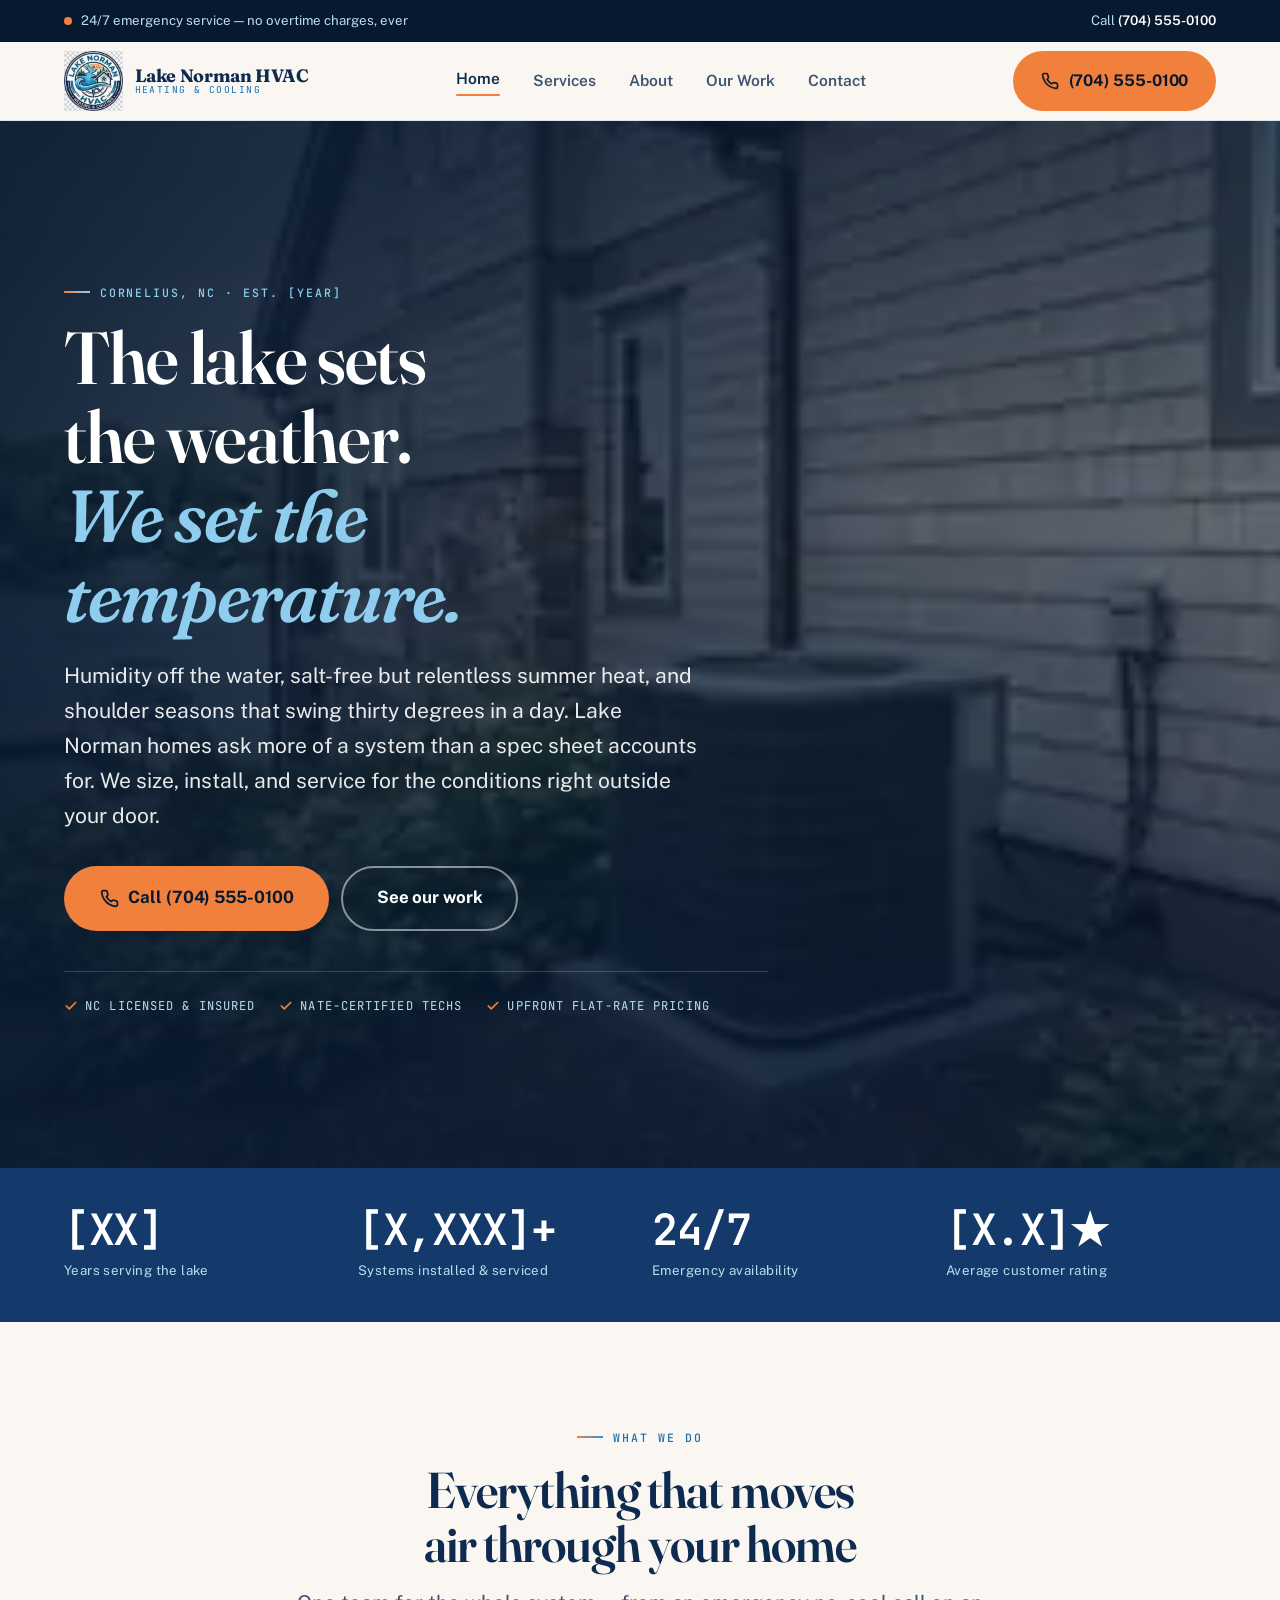
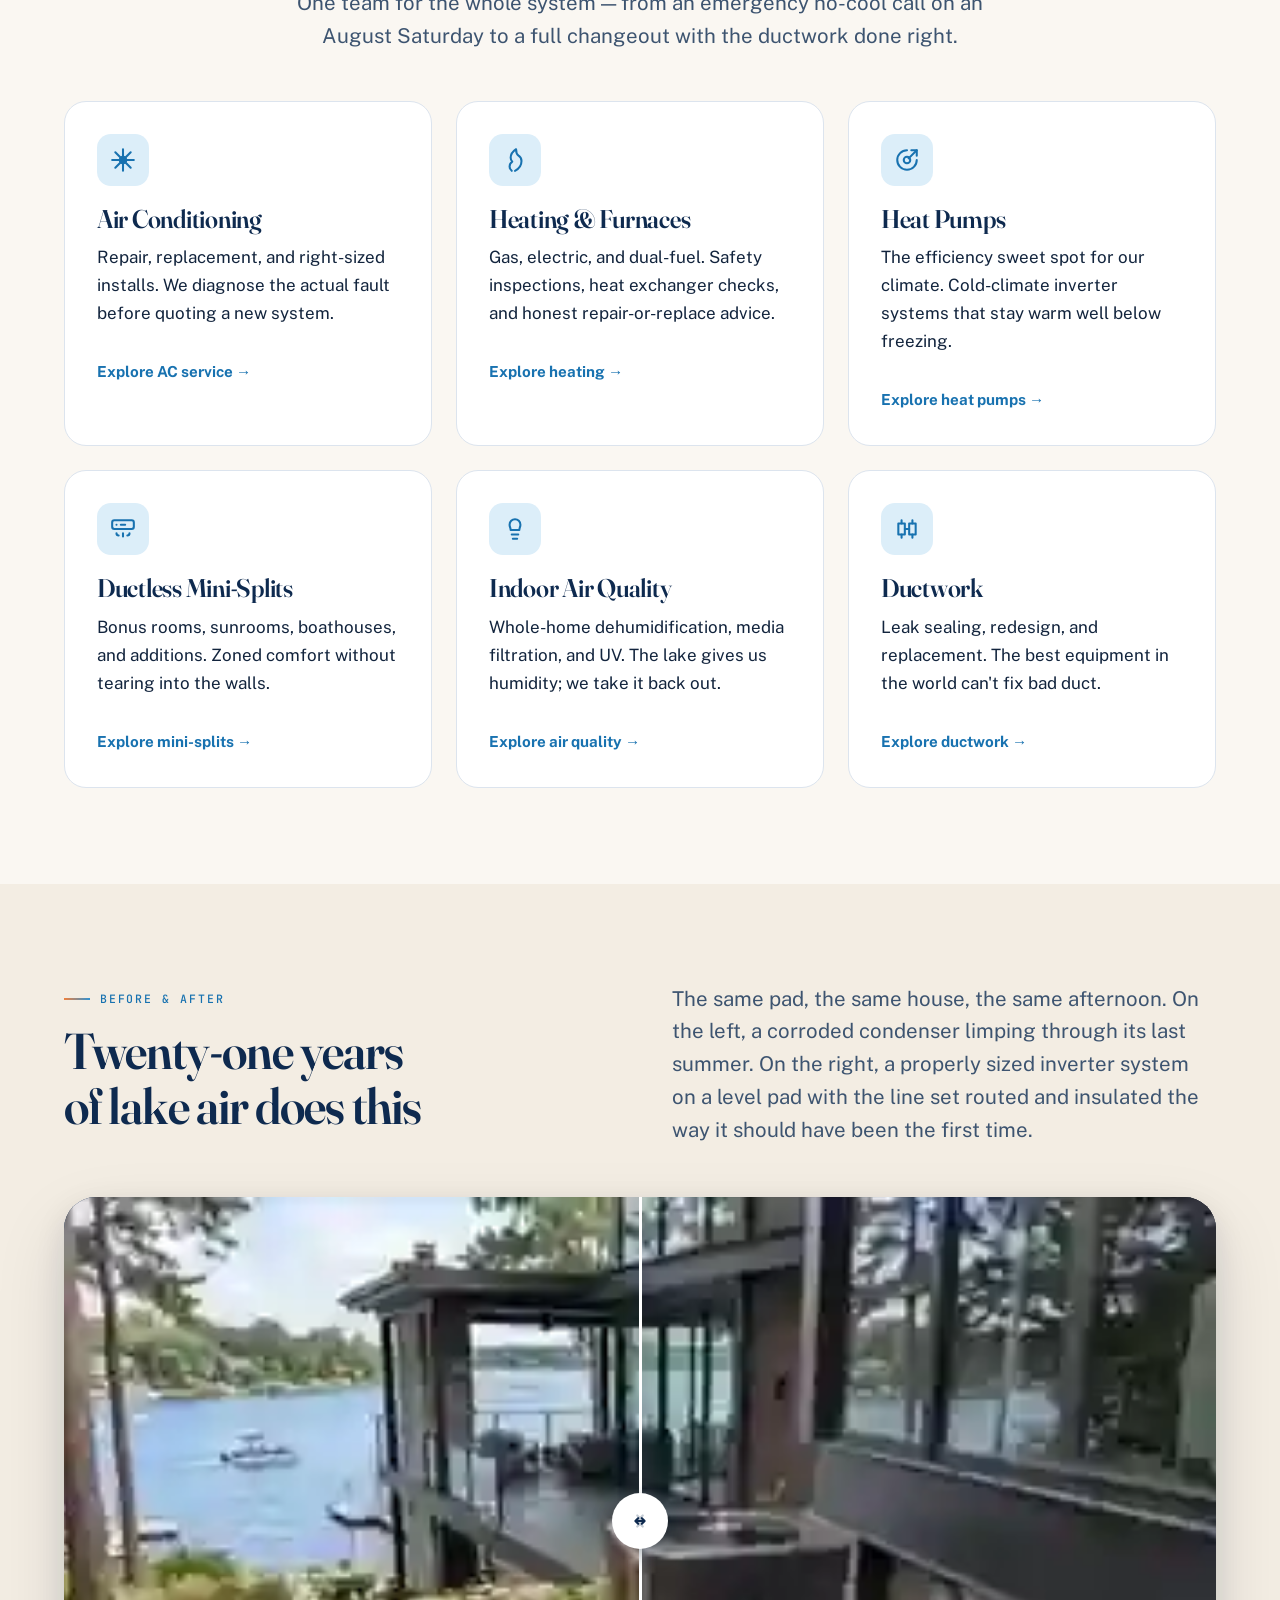
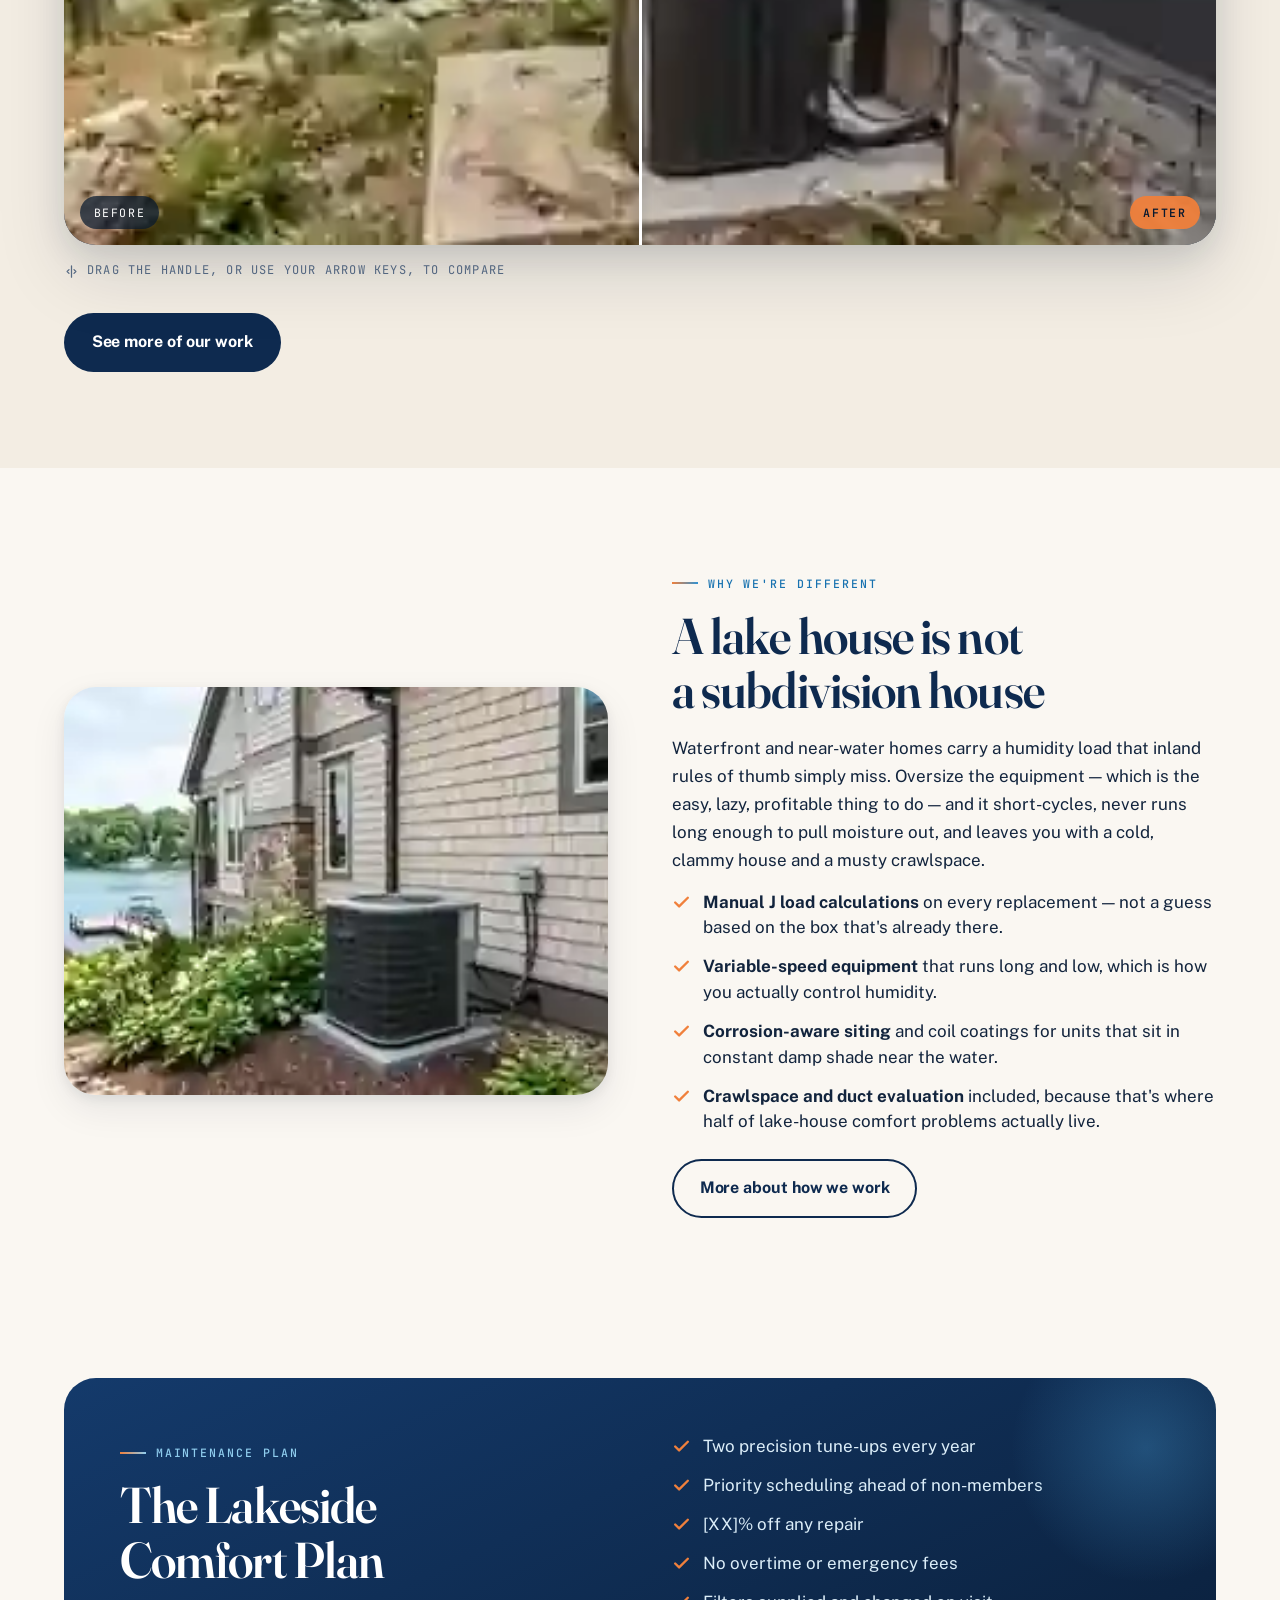
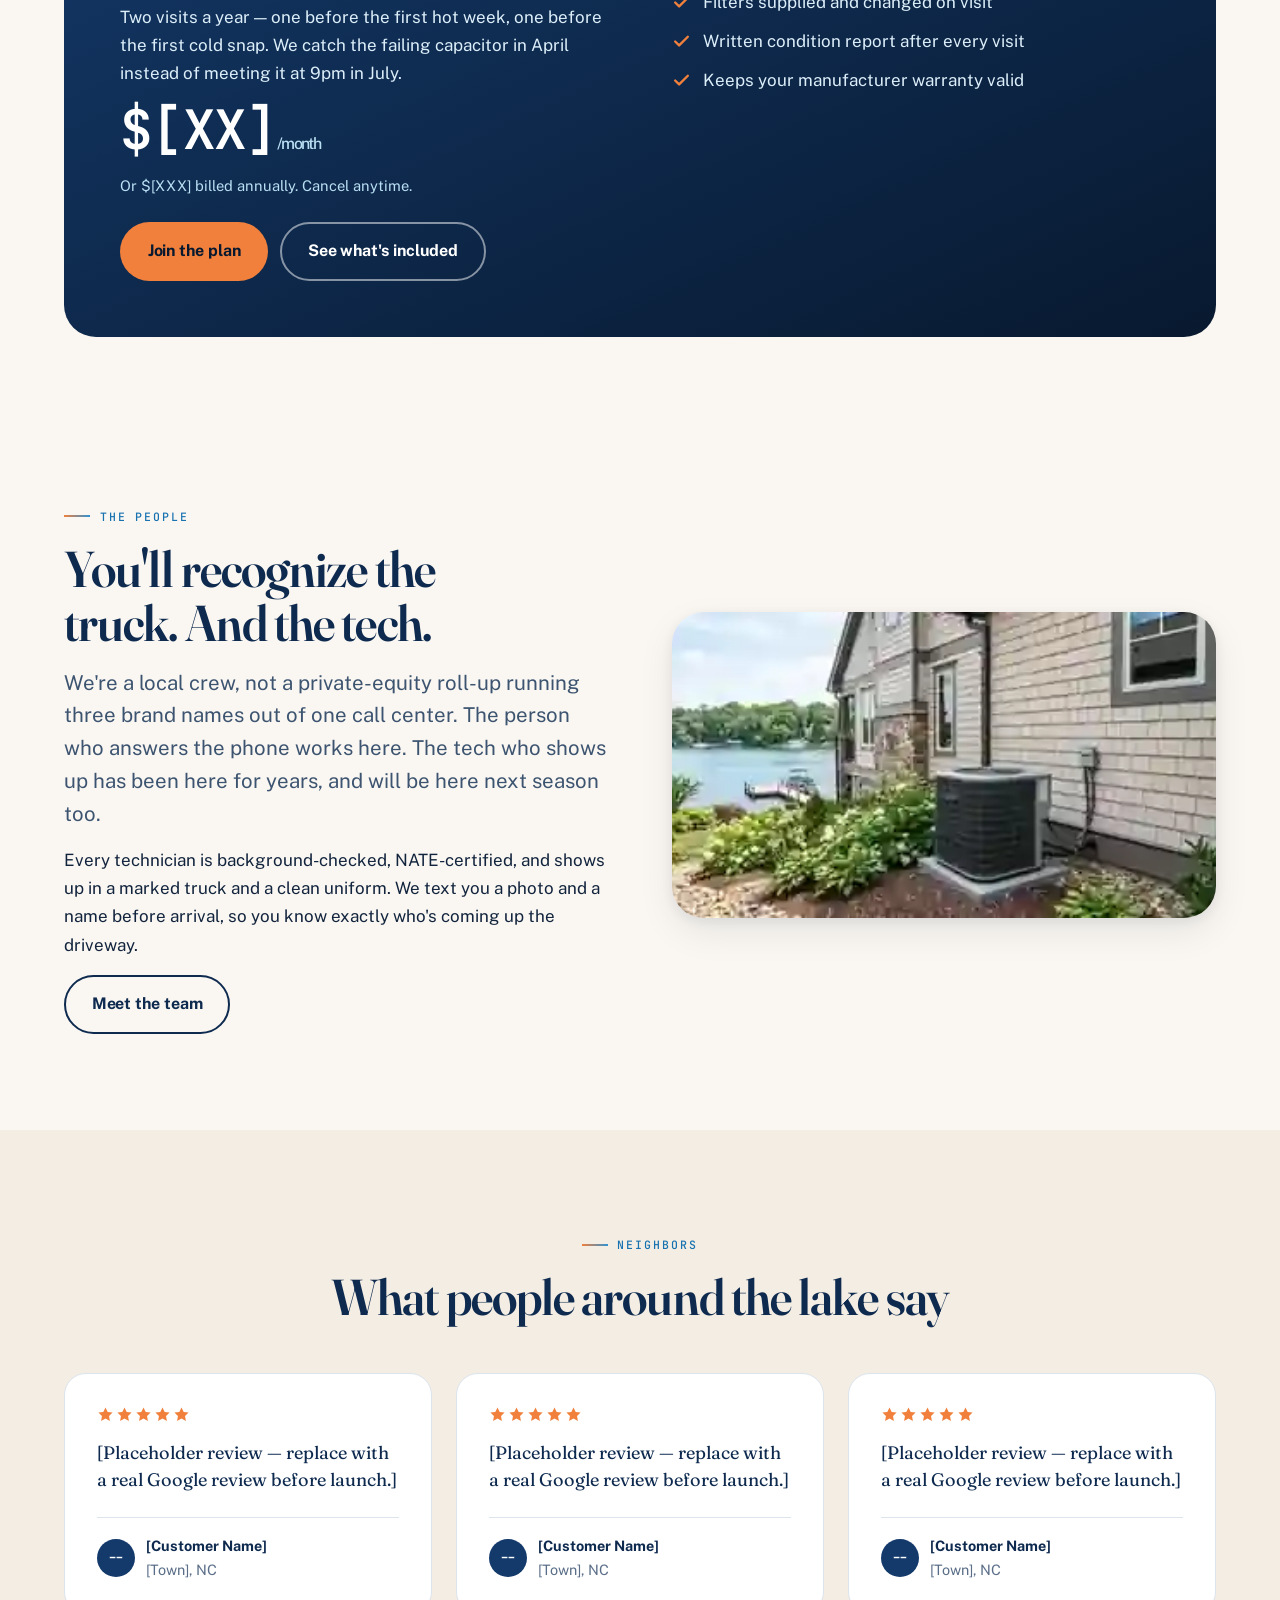
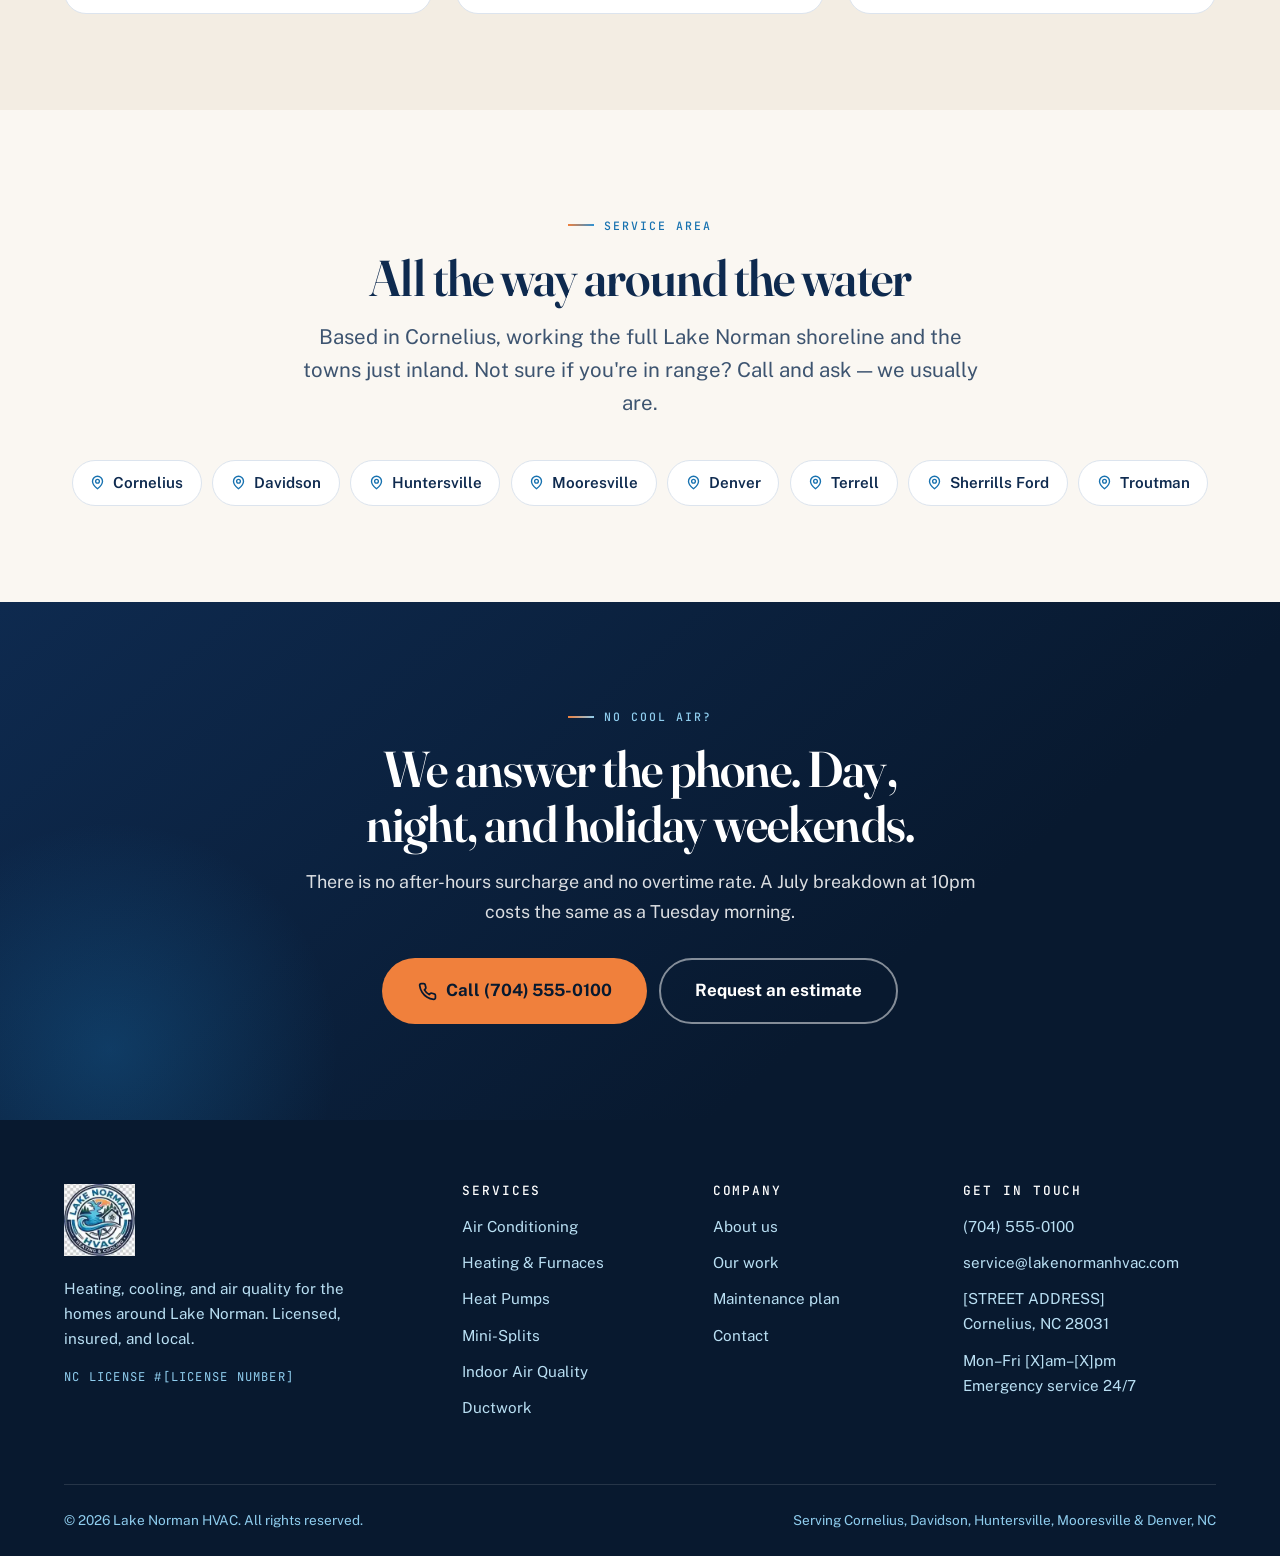
<file: index.html>
<!DOCTYPE html><html lang="en"><head><meta charset="utf-8"><meta name="viewport" content="width=device-width, initial-scale=1"><title>Lake Norman HVAC | Heating &amp; Cooling in Cornelius, NC</title><meta name="description" content="Lakeside heating and air conditioning for Cornelius, Davidson, Huntersville, Mooresville and Denver NC. Repair, installation, heat pumps and ductless mini-splits. 24/7 emergency service."><link rel="icon" href="media/newlogo-trimmed.webp"><link rel="preconnect" href="https://fonts.googleapis.com"><link rel="preconnect" href="https://fonts.gstatic.com" crossorigin><link href="https://fonts.googleapis.com/css2?family=Fraunces:ital,opsz,wght@0,9..144,300..900;1,9..144,300..900&family=JetBrains+Mono:wght@400;500;600&family=Public+Sans:ital,wght@0,300..800;1,400&display=swap" rel="stylesheet"><link rel="stylesheet" href="assets/css/site.css"><script>document.documentElement.classList.add('js');</script></head><body><div id=page-root></div><script>(async()=>{const r=document.getElementById('page-root');for(const u of ['fragments/index-1.html', 'fragments/index-2.html']){r.insertAdjacentHTML('beforeend',await (await fetch(u)).text())}const s=document.createElement('script');s.src='assets/js/site.js';document.body.appendChild(s)})()</script></body></html>
</file>
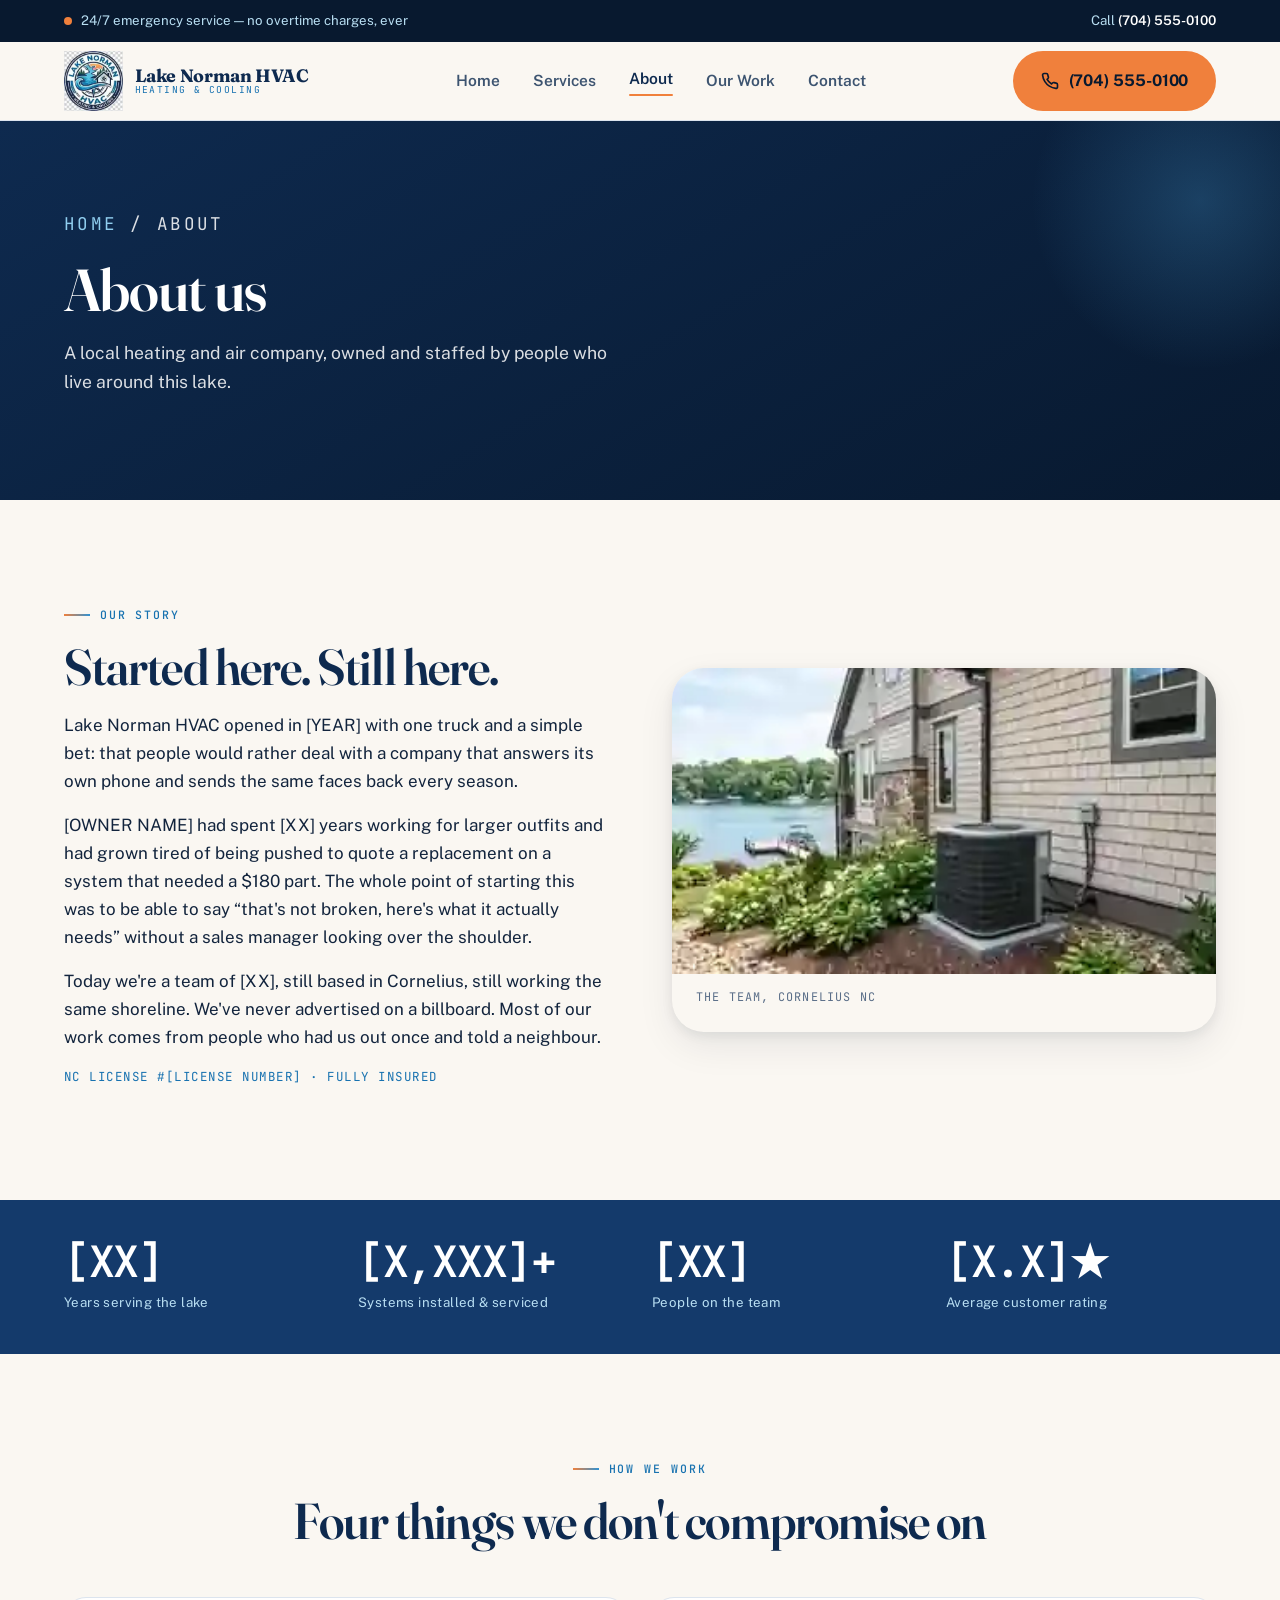
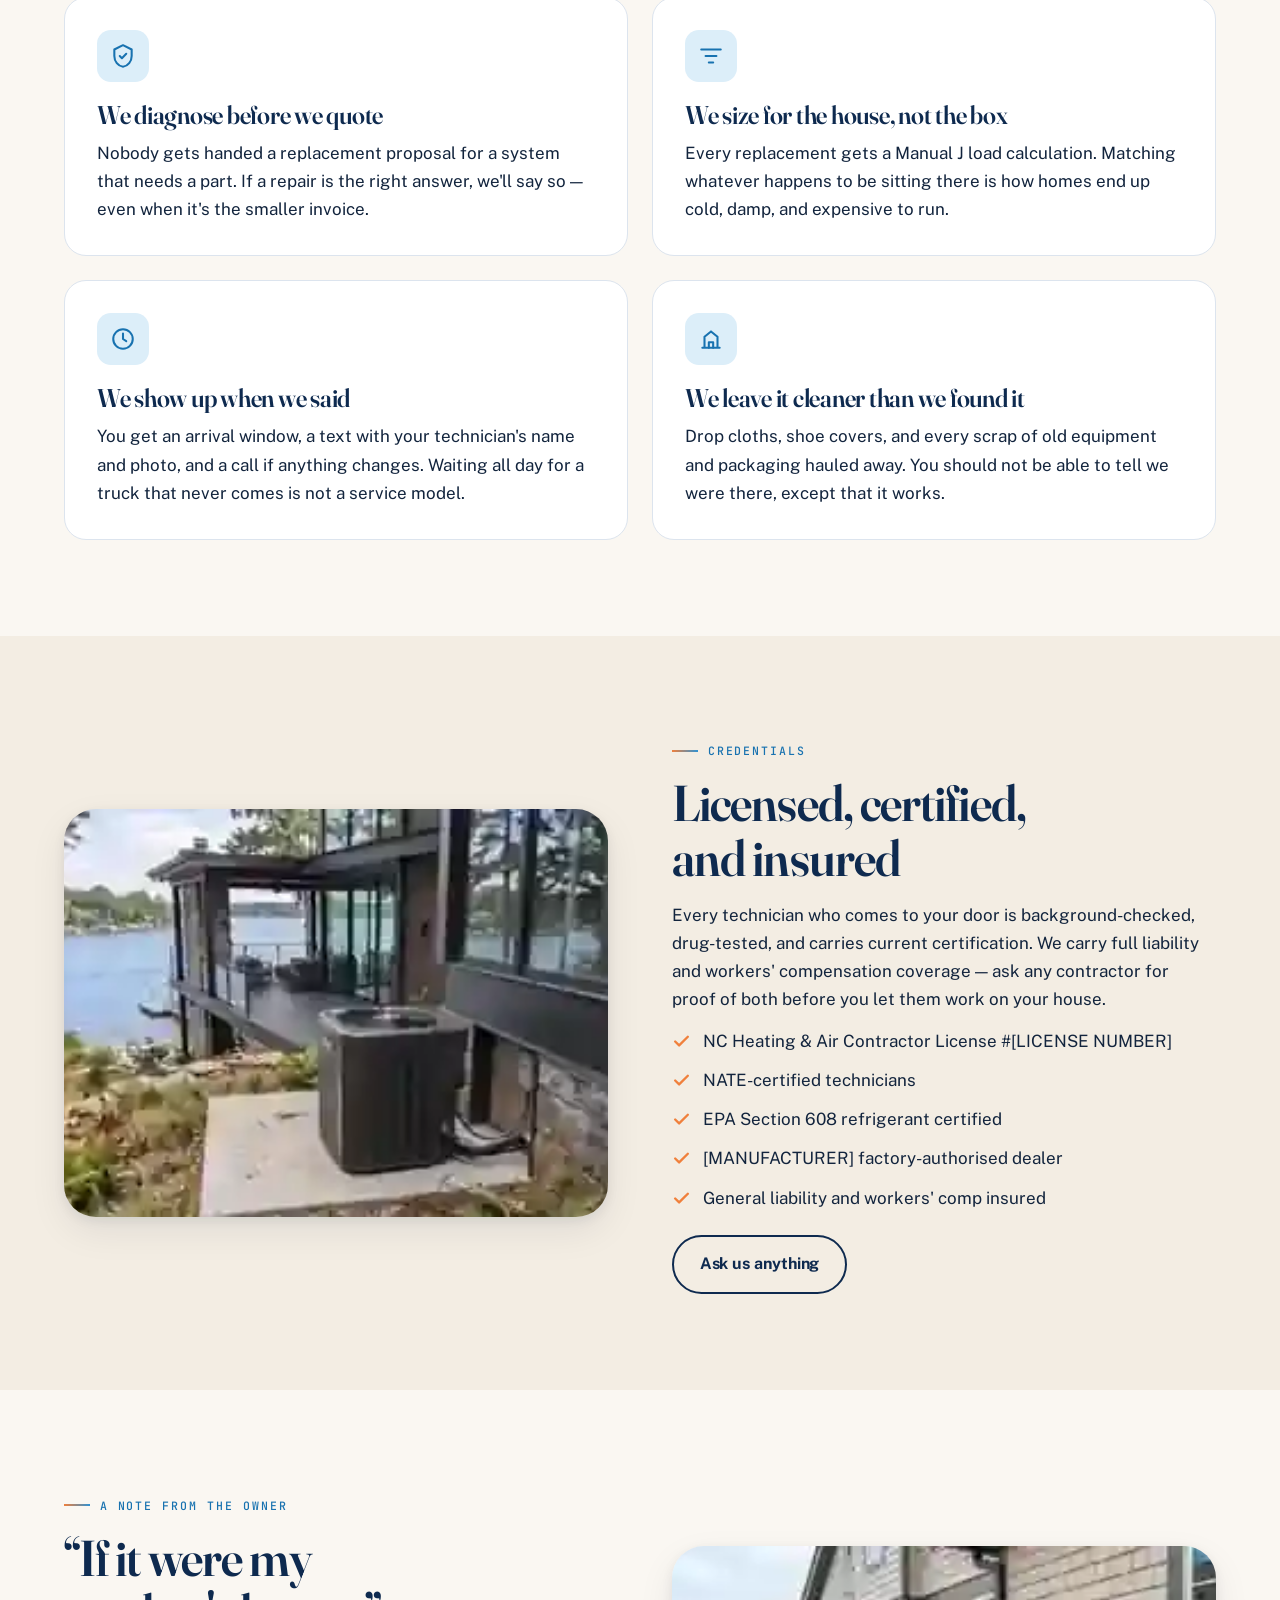
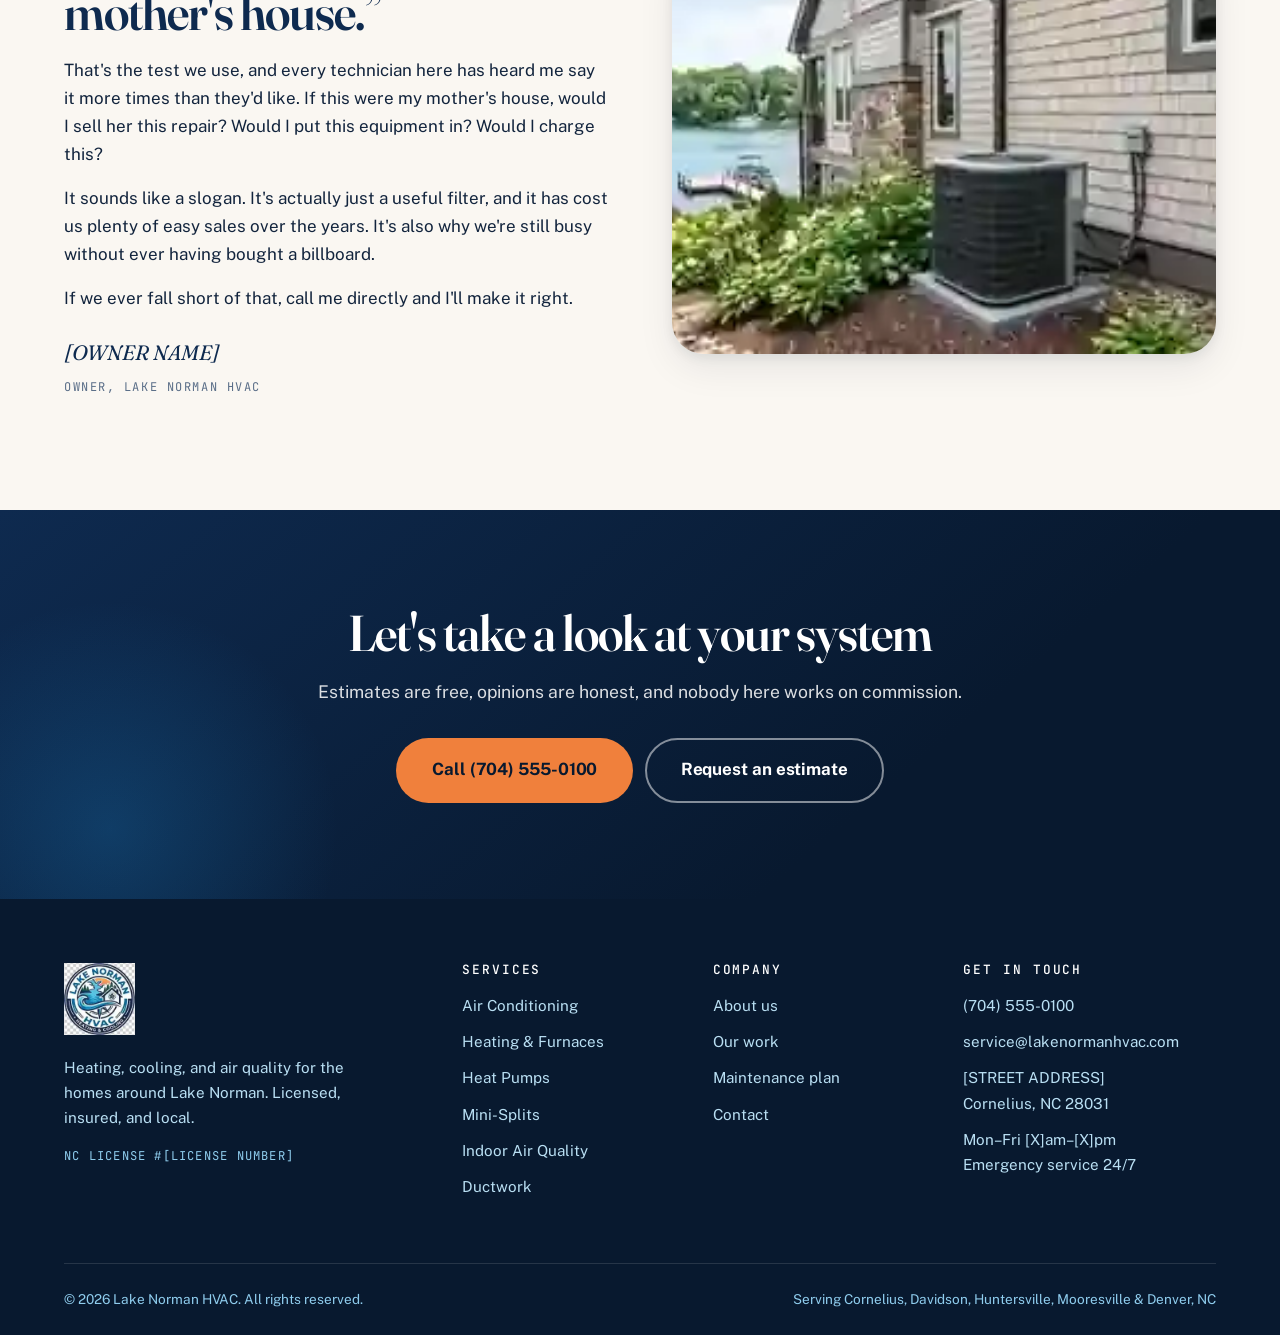
<file: about.html>
<!DOCTYPE html><html lang="en"><head><meta charset="utf-8"><meta name="viewport" content="width=device-width, initial-scale=1"><title>About Us | Lake Norman HVAC, Cornelius NC</title><meta name="description" content="A local, licensed and insured heating and air company serving the Lake Norman area. Meet the team and see how we work."><link rel="icon" href="media/newlogo-trimmed.webp"><link rel="preconnect" href="https://fonts.googleapis.com"><link rel="preconnect" href="https://fonts.gstatic.com" crossorigin><link href="https://fonts.googleapis.com/css2?family=Fraunces:ital,opsz,wght@0,9..144,300..900;1,9..144,300..900&family=JetBrains+Mono:wght@400;500;600&family=Public+Sans:ital,wght@0,300..800;1,400&display=swap" rel="stylesheet"><link rel="stylesheet" href="assets/css/site.css"><script>document.documentElement.classList.add('js');</script></head><body><a class="skip-link" href="#main">Skip to main content</a><div class="utility"><div class="wrap"><span class="utility-left"><span class="pulse-dot" aria-hidden="true"></span> 24/7 emergency service &mdash; no overtime charges, ever </span><span>Call <a href="tel:+17045550100">(704) 555-0100</a></span></div></div><header class="site-header"><div class="wrap"><a class="brand" href="index.html"><img src="media/newlogo-trimmed.webp" alt="Lake Norman HVAC" width="1112" height="1126"><span class="brand-name"><b>Lake Norman HVAC</b><span>Heating &amp; Cooling</span></span></a><nav class="nav" aria-label="Primary"><a href="index.html">Home</a><a href="services.html">Services</a><a href="about.html" aria-current="page">About</a><a href="gallery.html">Our Work</a><a href="contact.html">Contact</a></nav><a class="btn btn--primary header-cta" href="tel:+17045550100"><svg width="18" height="18" viewBox="0 0 24 24" fill="none" stroke="currentColor" stroke-width="2.2" stroke-linecap="round" stroke-linejoin="round" aria-hidden="true"><path d="M22 16.92v3a2 2 0 0 1-2.18 2 19.79 19.79 0 0 1-8.63-3.07 19.5 19.5 0 0 1-6-6 19.79 19.79 0 0 1-3.07-8.67A2 2 0 0 1 4.11 2h3a2 2 0 0 1 2 1.72c.13.96.36 1.9.7 2.81a2 2 0 0 1-.45 2.11L8.09 9.91a16 16 0 0 0 6 6l1.27-1.27a2 2 0 0 1 2.11-.45c.9.34 1.85.57 2.81.7A2 2 0 0 1 22 16.92z"/></svg> (704) 555-0100 </a><button class="nav-toggle" data-nav-toggle aria-expanded="false" aria-controls="mobile-nav"><svg width="20" height="20" viewBox="0 0 24 24" fill="none" stroke="currentColor" stroke-width="2.4" stroke-linecap="round" aria-hidden="true"><path d="M3 6h18M3 12h18M3 18h18"/></svg><span data-nav-label>Menu</span></button></div><div class="mobile-nav" id="mobile-nav"><ul><li><a href="index.html">Home</a></li><li><a href="services.html">Services</a></li><li><a href="about.html" aria-current="page">About</a></li><li><a href="gallery.html">Our Work</a></li><li><a href="contact.html">Contact</a></li><li><a class="btn btn--primary" href="tel:+17045550100">Call (704) 555-0100</a></li></ul></div></header><main id="main"><section class="pagehead"><div class="wrap"><p class="crumbs"><a href="index.html">Home</a> / About</p><h1>About us</h1><p>A local heating and air company, owned and staffed by people who live around this lake.</p></div></section><section class="section"><div class="wrap"><div class="split"><div><p class="eyebrow">Our story</p><h2>Started here. Still here.</h2><p>Lake Norman HVAC opened in [YEAR] with one truck and a simple bet: that people would rather deal with a company that answers its own phone and sends the same faces back every season.</p><p>[OWNER NAME] had spent [XX] years working for larger outfits and had grown tired of being pushed to quote a replacement on a system that needed a $180 part. The whole point of starting this was to be able to say &ldquo;that's not broken, here's what it actually needs&rdquo; without a sales manager looking over the shoulder.</p><p>Today we're a team of [XX], still based in Cornelius, still working the same shoreline. We've never advertised on a billboard. Most of our work comes from people who had us out once and told a neighbour.</p><p style="font-family:var(--mono);font-size:.78rem;letter-spacing:.12em;text-transform:uppercase;color:var(--lake-600)"> NC License #[LICENSE NUMBER] &middot; Fully insured </p></div><figure class="figure figure--wide reveal"><img src="media/meet the team.webp" width="1376" height="768" alt="The Lake Norman HVAC team standing together outside a lakefront home with a company truck behind them."><figcaption class="figcap" style="padding:0 var(--s-6) var(--s-6)">The team, Cornelius NC</figcaption></figure></div></div></section><section class="statbar" aria-label="Company at a glance"><div class="wrap"><div class="stat"><b>[XX]</b><span>Years serving the lake</span></div><div class="stat"><b>[X,XXX]+</b><span>Systems installed &amp; serviced</span></div><div class="stat"><b>[XX]</b><span>People on the team</span></div><div class="stat"><b>[X.X]&#9733;</b><span>Average customer rating</span></div></div></section><section class="section"><div class="wrap"><div class="center" style="max-width:44rem;margin-inline:auto;margin-bottom:var(--s-12)"><p class="eyebrow" style="justify-content:center">How we work</p><h2>Four things we don't compromise on</h2></div><div class="grid g-2"><div class="card reveal"><div class="card__icon"><svg width="26" height="26" viewBox="0 0 24 24" fill="none" stroke="currentColor" stroke-width="1.9" stroke-linecap="round" stroke-linejoin="round" aria-hidden="true"><path d="M12 2 4 6v6c0 5 3.4 9.4 8 10 4.6-.6 8-5 8-10V6Z"/><path d="m9 12 2 2 4-4"/></svg></div><h3>We diagnose before we quote</h3><p>Nobody gets handed a replacement proposal for a system that needs a part. If a repair is the right answer, we'll say so &mdash; even when it's the smaller invoice.</p></div><div class="card reveal"><div class="card__icon"><svg width="26" height="26" viewBox="0 0 24 24" fill="none" stroke="currentColor" stroke-width="1.9" stroke-linecap="round" stroke-linejoin="round" aria-hidden="true"><path d="M3 6h18M7 12h10M10 18h4"/></svg></div><h3>We size for the house, not the box</h3><p>Every replacement gets a Manual J load calculation. Matching whatever happens to be sitting there is how homes end up cold, damp, and expensive to run.</p></div><div class="card reveal"><div class="card__icon"><svg width="26" height="26" viewBox="0 0 24 24" fill="none" stroke="currentColor" stroke-width="1.9" stroke-linecap="round" stroke-linejoin="round" aria-hidden="true"><circle cx="12" cy="12" r="9"/><path d="M12 7v5l3 2"/></svg></div><h3>We show up when we said</h3><p>You get an arrival window, a text with your technician's name and photo, and a call if anything changes. Waiting all day for a truck that never comes is not a service model.</p></div><div class="card reveal"><div class="card__icon"><svg width="26" height="26" viewBox="0 0 24 24" fill="none" stroke="currentColor" stroke-width="1.9" stroke-linecap="round" stroke-linejoin="round" aria-hidden="true"><path d="M4 20h16M6 20V10l6-5 6 5v10"/><path d="M10 20v-5h4v5"/></svg></div><h3>We leave it cleaner than we found it</h3><p>Drop cloths, shoe covers, and every scrap of old equipment and packaging hauled away. You should not be able to tell we were there, except that it works.</p></div></div></div></section><section class="section section--sand"><div class="wrap"><div class="split"><figure class="figure reveal"><img src="media/after2.webp" width="1376" height="768" loading="lazy" alt="A completed, tidy exterior HVAC installation at a Lake Norman home."></figure><div><p class="eyebrow">Credentials</p><h2>Licensed, certified, and insured</h2><p>Every technician who comes to your door is background-checked, drug-tested, and carries current certification. We carry full liability and workers' compensation coverage &mdash; ask any contractor for proof of both before you let them work on your house.</p><ul class="checklist" style="margin-bottom:var(--s-6)"><li><svg width="19" height="19" viewBox="0 0 24 24" fill="none" stroke="currentColor" stroke-width="3" stroke-linecap="round" stroke-linejoin="round" aria-hidden="true"><path d="M20 6 9 17l-5-5"/></svg> NC Heating &amp; Air Contractor License #[LICENSE NUMBER]</li><li><svg width="19" height="19" viewBox="0 0 24 24" fill="none" stroke="currentColor" stroke-width="3" stroke-linecap="round" stroke-linejoin="round" aria-hidden="true"><path d="M20 6 9 17l-5-5"/></svg> NATE-certified technicians</li><li><svg width="19" height="19" viewBox="0 0 24 24" fill="none" stroke="currentColor" stroke-width="3" stroke-linecap="round" stroke-linejoin="round" aria-hidden="true"><path d="M20 6 9 17l-5-5"/></svg> EPA Section 608 refrigerant certified</li><li><svg width="19" height="19" viewBox="0 0 24 24" fill="none" stroke="currentColor" stroke-width="3" stroke-linecap="round" stroke-linejoin="round" aria-hidden="true"><path d="M20 6 9 17l-5-5"/></svg> [MANUFACTURER] factory-authorised dealer</li><li><svg width="19" height="19" viewBox="0 0 24 24" fill="none" stroke="currentColor" stroke-width="3" stroke-linecap="round" stroke-linejoin="round" aria-hidden="true"><path d="M20 6 9 17l-5-5"/></svg> General liability and workers' comp insured</li></ul><a class="btn btn--ghost" href="contact.html">Ask us anything</a></div></div></div></section><section class="section"><div class="wrap"><div class="split"><div><p class="eyebrow">A note from the owner</p><h2>&ldquo;If it were my mother's house.&rdquo;</h2><p>That's the test we use, and every technician here has heard me say it more times than they'd like. If this were my mother's house, would I sell her this repair? Would I put this equipment in? Would I charge this?</p><p>It sounds like a slogan. It's actually just a useful filter, and it has cost us plenty of easy sales over the years. It's also why we're still busy without ever having bought a billboard.</p><p>If we ever fall short of that, call me directly and I'll make it right.</p><p style="font-family:var(--display);font-variation-settings:'WONK' 1;font-size:1.3rem;font-style:italic;color:var(--navy-900);margin-top:var(--s-6)"> [OWNER NAME] </p><p style="font-family:var(--mono);font-size:.75rem;letter-spacing:.13em;text-transform:uppercase;color:var(--muted);margin-top:calc(var(--s-2) * -1)"> Owner, Lake Norman HVAC </p></div><figure class="figure reveal"><img src="media/1.webp" width="1376" height="768" loading="lazy" alt="A lakefront home in Cornelius, North Carolina with a newly installed outdoor unit."></figure></div></div></section><section class="ctaband section"><div class="wrap center" style="max-width:44rem;margin-inline:auto"><h2>Let's take a look at your system</h2><p style="color:rgba(255,255,255,.85);font-size:1.1rem;margin-bottom:var(--s-8)"> Estimates are free, opinions are honest, and nobody here works on commission.</p><div class="btn-row" style="justify-content:center"><a class="btn btn--primary btn--lg" href="tel:+17045550100">Call (704) 555-0100</a><a class="btn btn--onDark btn--lg" href="contact.html">Request an estimate</a></div></div></section></main><footer class="site-footer"><div class="wrap"><div class="footer-grid"><div><a class="brand" href="index.html" style="margin-bottom:var(--s-5)"><img src="media/newlogo-trimmed.webp" alt="Lake Norman HVAC" width="1112" height="1126"></a><p style="color:var(--spray-200);max-width:34ch"> Heating, cooling, and air quality for the homes around Lake Norman. Licensed, insured, and local. </p><p style="font-family:var(--mono);font-size:.76rem;letter-spacing:.1em;text-transform:uppercase;color:var(--spray-300)"> NC License #[LICENSE NUMBER] </p></div><div><h3>Services</h3><ul><li><a href="services.html#ac">Air Conditioning</a></li><li><a href="services.html#heating">Heating &amp; Furnaces</a></li><li><a href="services.html#heatpumps">Heat Pumps</a></li><li><a href="services.html#minisplit">Mini-Splits</a></li><li><a href="services.html#iaq">Indoor Air Quality</a></li><li><a href="services.html#ductwork">Ductwork</a></li></ul></div><div><h3>Company</h3><ul><li><a href="about.html">About us</a></li><li><a href="gallery.html">Our work</a></li><li><a href="services.html#plan">Maintenance plan</a></li><li><a href="contact.html">Contact</a></li></ul></div><div><h3>Get in touch</h3><ul><li><a href="tel:+17045550100">(704) 555-0100</a></li><li><a href="mailto:service@lakenormanhvac.com">service@lakenormanhvac.com</a></li><li>[STREET ADDRESS]<br>Cornelius, NC 28031</li><li>Mon&ndash;Fri [X]am&ndash;[X]pm<br>Emergency service 24/7</li></ul></div></div><div class="footer-bottom"><p>&copy; <span data-year>2026</span> Lake Norman HVAC. All rights reserved.</p><p>Serving Cornelius, Davidson, Huntersville, Mooresville &amp; Denver, NC</p></div></div></footer><div class="callbar"><a class="btn btn--primary" href="tel:+17045550100"><svg width="17" height="17" viewBox="0 0 24 24" fill="none" stroke="currentColor" stroke-width="2.2" stroke-linecap="round" stroke-linejoin="round" aria-hidden="true"><path d="M22 16.92v3a2 2 0 0 1-2.18 2 19.79 19.79 0 0 1-8.63-3.07 19.5 19.5 0 0 1-6-6 19.79 19.79 0 0 1-3.07-8.67A2 2 0 0 1 4.11 2h3a2 2 0 0 1 2 1.72c.13.96.36 1.9.7 2.81a2 2 0 0 1-.45 2.11L8.09 9.91a16 16 0 0 0 6 6l1.27-1.27a2 2 0 0 1 2.11-.45c.9.34 1.85.57 2.81.7A2 2 0 0 1 22 16.92z"/></svg> Call now </a><a class="btn btn--onDark" href="contact.html">Get an estimate</a></div><script src="assets/js/site.js"></script></body></html>
</file>
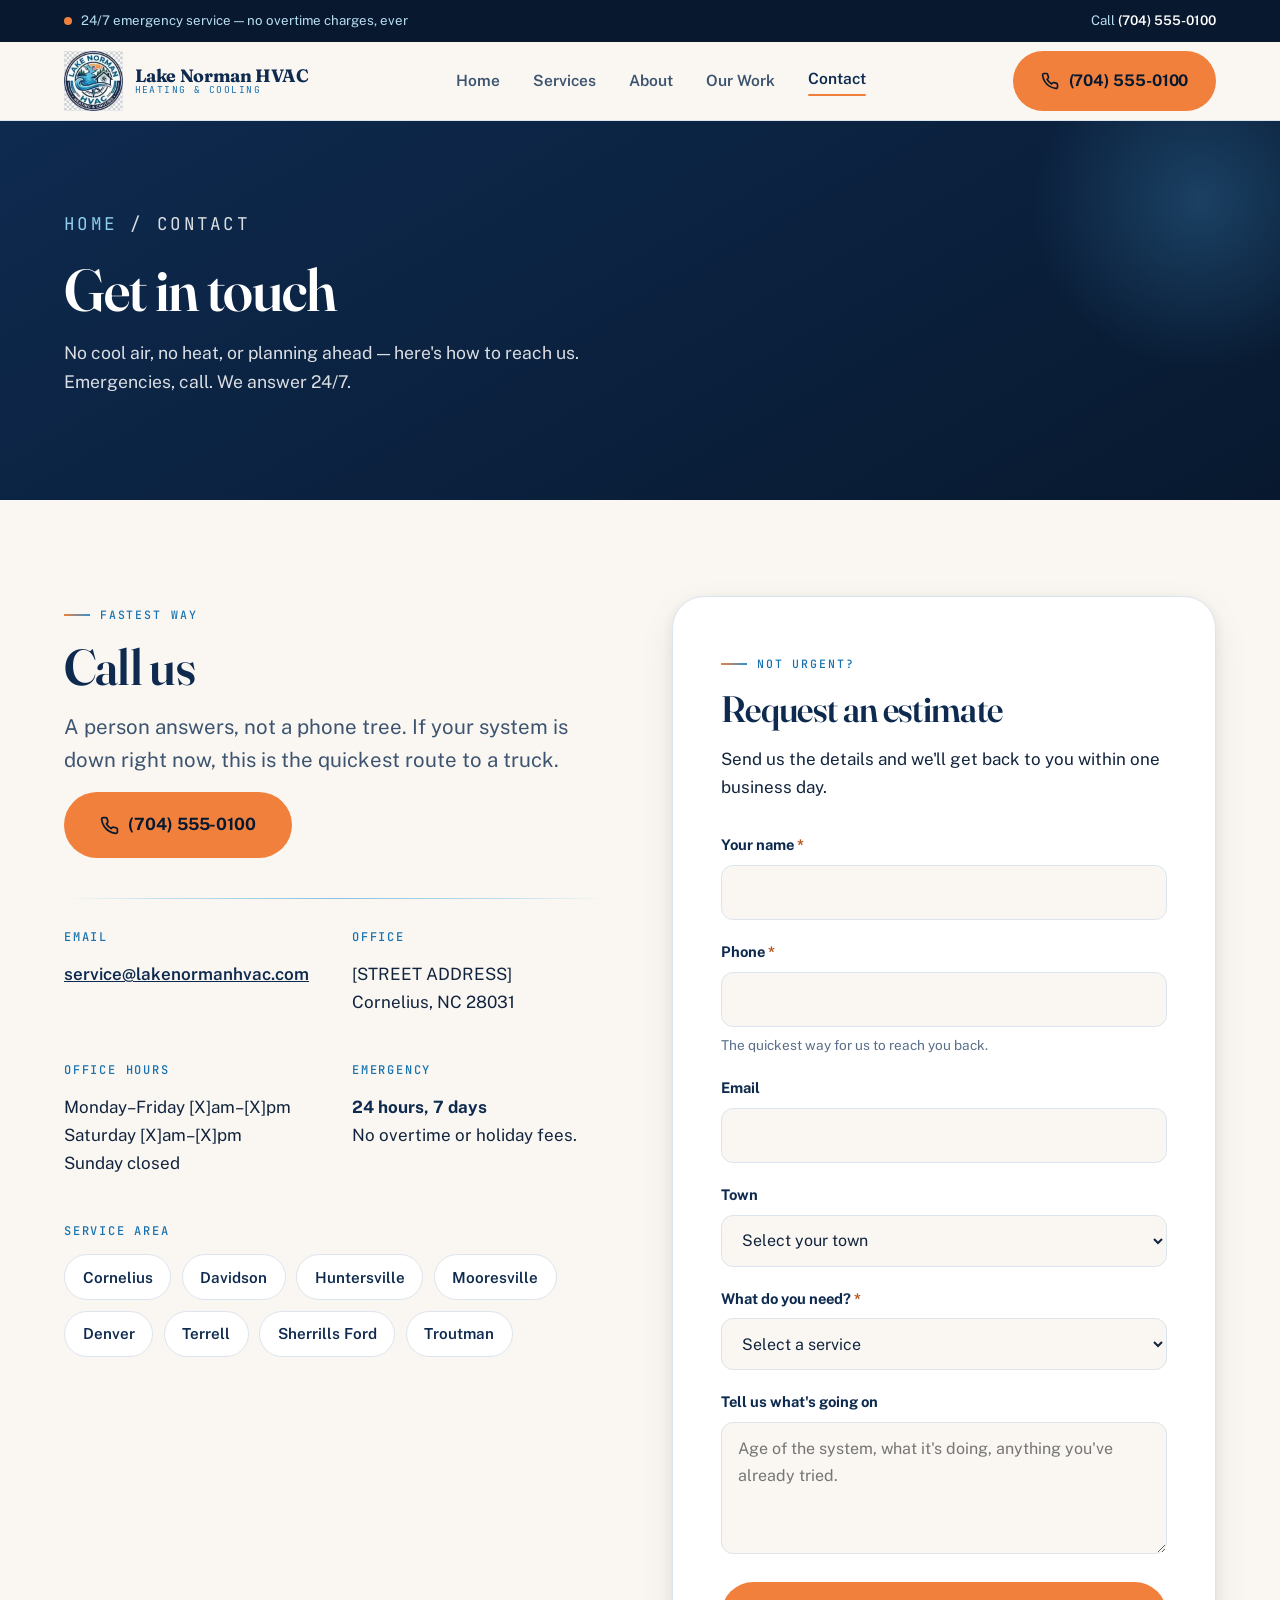
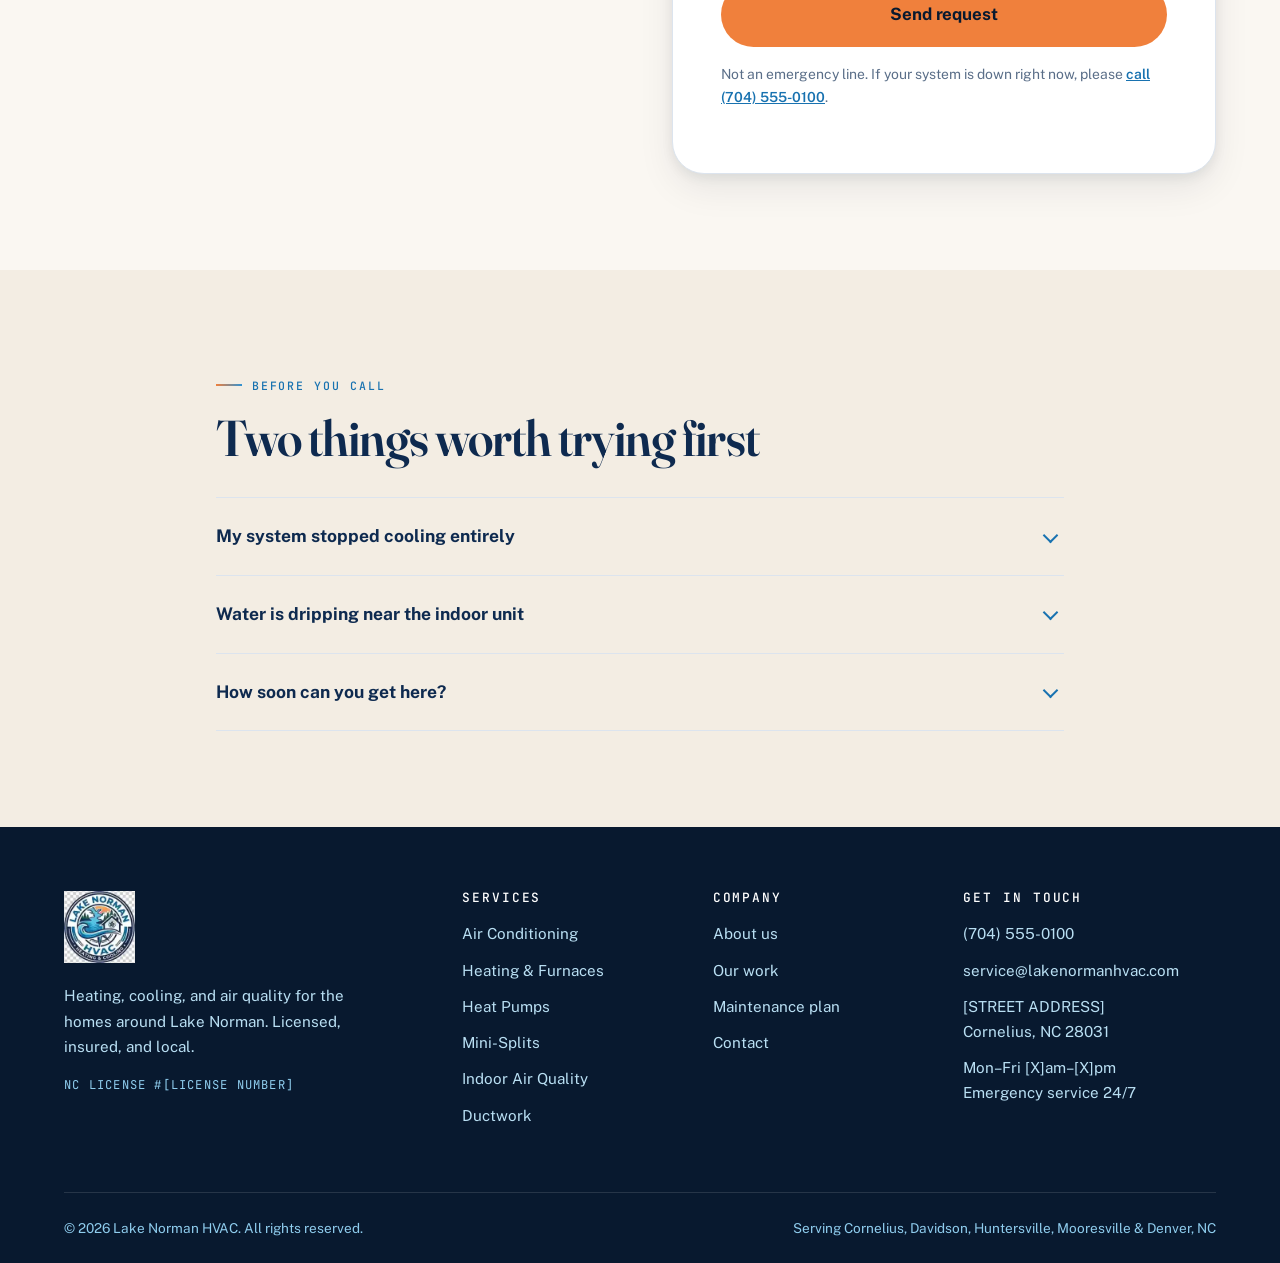
<file: contact.html>
<!DOCTYPE html><html lang="en"><head><meta charset="utf-8"><meta name="viewport" content="width=device-width, initial-scale=1"><title>Contact | Lake Norman HVAC, Cornelius NC</title><meta name="description" content="Call (704) 555-0100 for 24/7 emergency heating and air service in Cornelius, Davidson, Huntersville, Mooresville and Denver NC, or request a free estimate."><link rel="icon" href="media/newlogo-trimmed.webp"><link rel="preconnect" href="https://fonts.googleapis.com"><link rel="preconnect" href="https://fonts.gstatic.com" crossorigin><link href="https://fonts.googleapis.com/css2?family=Fraunces:ital,opsz,wght@0,9..144,300..900;1,9..144,300..900&family=JetBrains+Mono:wght@400;500;600&family=Public+Sans:ital,wght@0,300..800;1,400&display=swap" rel="stylesheet"><link rel="stylesheet" href="assets/css/site.css"><script>document.documentElement.classList.add('js');</script></head><body><a class="skip-link" href="#main">Skip to main content</a><div class="utility"><div class="wrap"><span class="utility-left"><span class="pulse-dot" aria-hidden="true"></span> 24/7 emergency service &mdash; no overtime charges, ever </span><span>Call <a href="tel:+17045550100">(704) 555-0100</a></span></div></div><header class="site-header"><div class="wrap"><a class="brand" href="index.html"><img src="media/newlogo-trimmed.webp" alt="Lake Norman HVAC" width="1112" height="1126"><span class="brand-name"><b>Lake Norman HVAC</b><span>Heating &amp; Cooling</span></span></a><nav class="nav" aria-label="Primary"><a href="index.html">Home</a><a href="services.html">Services</a><a href="about.html">About</a><a href="gallery.html">Our Work</a><a href="contact.html" aria-current="page">Contact</a></nav><a class="btn btn--primary header-cta" href="tel:+17045550100"><svg width="18" height="18" viewBox="0 0 24 24" fill="none" stroke="currentColor" stroke-width="2.2" stroke-linecap="round" stroke-linejoin="round" aria-hidden="true"><path d="M22 16.92v3a2 2 0 0 1-2.18 2 19.79 19.79 0 0 1-8.63-3.07 19.5 19.5 0 0 1-6-6 19.79 19.79 0 0 1-3.07-8.67A2 2 0 0 1 4.11 2h3a2 2 0 0 1 2 1.72c.13.96.36 1.9.7 2.81a2 2 0 0 1-.45 2.11L8.09 9.91a16 16 0 0 0 6 6l1.27-1.27a2 2 0 0 1 2.11-.45c.9.34 1.85.57 2.81.7A2 2 0 0 1 22 16.92z"/></svg> (704) 555-0100 </a><button class="nav-toggle" data-nav-toggle aria-expanded="false" aria-controls="mobile-nav"><svg width="20" height="20" viewBox="0 0 24 24" fill="none" stroke="currentColor" stroke-width="2.4" stroke-linecap="round" aria-hidden="true"><path d="M3 6h18M3 12h18M3 18h18"/></svg><span data-nav-label>Menu</span></button></div><div class="mobile-nav" id="mobile-nav"><ul><li><a href="index.html">Home</a></li><li><a href="services.html">Services</a></li><li><a href="about.html">About</a></li><li><a href="gallery.html">Our Work</a></li><li><a href="contact.html" aria-current="page">Contact</a></li><li><a class="btn btn--primary" href="tel:+17045550100">Call (704) 555-0100</a></li></ul></div></header><main id="main"><section class="pagehead"><div class="wrap"><p class="crumbs"><a href="index.html">Home</a> / Contact</p><h1>Get in touch</h1><p>No cool air, no heat, or planning ahead &mdash; here's how to reach us. Emergencies, call. We answer 24/7.</p></div></section><section class="section"><div class="wrap"><div class="split" style="align-items:start"><div><p class="eyebrow">Fastest way</p><h2>Call us</h2><p class="lede">A person answers, not a phone tree. If your system is down right now, this is the quickest route to a truck.</p><a class="btn btn--primary btn--lg" href="tel:+17045550100" style="margin-bottom:var(--s-10)"><svg width="19" height="19" viewBox="0 0 24 24" fill="none" stroke="currentColor" stroke-width="2.2" stroke-linecap="round" stroke-linejoin="round" aria-hidden="true"><path d="M22 16.92v3a2 2 0 0 1-2.18 2 19.79 19.79 0 0 1-8.63-3.07 19.5 19.5 0 0 1-6-6 19.79 19.79 0 0 1-3.07-8.67A2 2 0 0 1 4.11 2h3a2 2 0 0 1 2 1.72c.13.96.36 1.9.7 2.81a2 2 0 0 1-.45 2.11L8.09 9.91a16 16 0 0 0 6 6l1.27-1.27a2 2 0 0 1 2.11-.45c.9.34 1.85.57 2.81.7A2 2 0 0 1 22 16.92z"/></svg> (704) 555-0100 </a><hr class="horizon" style="margin-bottom:var(--s-8)"><div class="grid g-2" style="gap:var(--s-8)"><div><h3 style="font-family:var(--mono);font-size:.75rem;letter-spacing:.15em;text-transform:uppercase;color:var(--lake-600);font-weight:500">Email</h3><p><a href="mailto:service@lakenormanhvac.com" style="color:var(--navy-900);font-weight:600">service@lakenormanhvac.com</a></p></div><div><h3 style="font-family:var(--mono);font-size:.75rem;letter-spacing:.15em;text-transform:uppercase;color:var(--lake-600);font-weight:500">Office</h3><p>[STREET ADDRESS]<br>Cornelius, NC 28031</p></div><div><h3 style="font-family:var(--mono);font-size:.75rem;letter-spacing:.15em;text-transform:uppercase;color:var(--lake-600);font-weight:500">Office hours</h3><p>Monday&ndash;Friday [X]am&ndash;[X]pm<br>Saturday [X]am&ndash;[X]pm<br>Sunday closed</p></div><div><h3 style="font-family:var(--mono);font-size:.75rem;letter-spacing:.15em;text-transform:uppercase;color:var(--lake-600);font-weight:500">Emergency</h3><p><b style="color:var(--navy-900)">24 hours, 7 days</b><br>No overtime or holiday fees.</p></div></div><h3 style="font-family:var(--mono);font-size:.75rem;letter-spacing:.15em;text-transform:uppercase;color:var(--lake-600);font-weight:500;margin-top:var(--s-8)">Service area</h3><ul class="towns" style="margin-top:var(--s-4)"><li>Cornelius</li><li>Davidson</li><li>Huntersville</li><li>Mooresville</li><li>Denver</li><li>Terrell</li><li>Sherrills Ford</li><li>Troutman</li></ul></div><div class="form-card reveal"><p class="eyebrow">Not urgent?</p><h2 style="font-size:clamp(1.7rem,3vw,2.3rem)">Request an estimate</h2><p style="margin-bottom:var(--s-8)">Send us the details and we'll get back to you within one business day.</p><form data-quote-form novalidate><div class="field"><label for="name">Your name <span class="req" aria-hidden="true">*</span></label><input type="text" id="name" name="name" autocomplete="name" required></div><div class="field"><label for="phone">Phone <span class="req" aria-hidden="true">*</span></label><input type="tel" id="phone" name="phone" autocomplete="tel" required aria-describedby="phone-hint"><p class="hint" id="phone-hint">The quickest way for us to reach you back.</p></div><div class="field"><label for="email">Email</label><input type="email" id="email" name="email" autocomplete="email"></div><div class="field"><label for="town">Town</label><select id="town" name="town"><option value="">Select your town</option><option>Cornelius</option><option>Davidson</option><option>Huntersville</option><option>Mooresville</option><option>Denver</option><option>Terrell</option><option>Sherrills Ford</option><option>Troutman</option><option>Somewhere else nearby</option></select></div><div class="field"><label for="service">What do you need? <span class="req" aria-hidden="true">*</span></label><select id="service" name="service" required><option value="">Select a service</option><option>Air conditioning &mdash; repair</option><option>Air conditioning &mdash; replacement</option><option>Heating or furnace</option><option>Heat pump</option><option>Ductless mini-split</option><option>Indoor air quality</option><option>Ductwork</option><option>Maintenance plan</option><option>Something else</option></select></div><div class="field"><label for="message">Tell us what's going on</label><textarea id="message" name="message" placeholder="Age of the system, what it's doing, anything you've already tried."></textarea></div><button class="btn btn--primary btn--lg" type="submit" style="width:100%"> Send request </button><p class="form-note" data-form-status role="status" tabindex="-1" hidden></p><p class="form-note"> Not an emergency line. If your system is down right now, please <a href="tel:+17045550100" style="color:var(--lake-600);font-weight:600">call (704) 555-0100</a>. </p></form></div></div></div></section><section class="section section--sand"><div class="wrap" style="max-width:56rem"><p class="eyebrow">Before you call</p><h2 style="margin-bottom:var(--s-8)">Two things worth trying first</h2><div class="faq"><details><summary>My system stopped cooling entirely</summary><p>Check the thermostat batteries, then check your breaker panel &mdash; both the indoor and outdoor breakers. Then look at the filter; a completely blocked filter can freeze the coil solid. If the coil is iced, switch the system to FAN ONLY for an hour to thaw it before we arrive. If none of that does it, call us.</p></details><details><summary>Water is dripping near the indoor unit</summary><p>That is almost always a blocked condensate drain. Shut the system off at the thermostat to stop it making more water, put a towel down, and call us. Left alone it will find your ceiling.</p></details><details><summary>How soon can you get here?</summary><p>For emergencies, same day &mdash; usually within a few hours. For routine work and estimates, typically within [X] business days. Maintenance plan members go to the front of the queue.</p></details></div></div></section></main><footer class="site-footer"><div class="wrap"><div class="footer-grid"><div><a class="brand" href="index.html" style="margin-bottom:var(--s-5)"><img src="media/newlogo-trimmed.webp" alt="Lake Norman HVAC" width="1112" height="1126"></a><p style="color:var(--spray-200);max-width:34ch"> Heating, cooling, and air quality for the homes around Lake Norman. Licensed, insured, and local. </p><p style="font-family:var(--mono);font-size:.76rem;letter-spacing:.1em;text-transform:uppercase;color:var(--spray-300)"> NC License #[LICENSE NUMBER] </p></div><div><h3>Services</h3><ul><li><a href="services.html#ac">Air Conditioning</a></li><li><a href="services.html#heating">Heating &amp; Furnaces</a></li><li><a href="services.html#heatpumps">Heat Pumps</a></li><li><a href="services.html#minisplit">Mini-Splits</a></li><li><a href="services.html#iaq">Indoor Air Quality</a></li><li><a href="services.html#ductwork">Ductwork</a></li></ul></div><div><h3>Company</h3><ul><li><a href="about.html">About us</a></li><li><a href="gallery.html">Our work</a></li><li><a href="services.html#plan">Maintenance plan</a></li><li><a href="contact.html">Contact</a></li></ul></div><div><h3>Get in touch</h3><ul><li><a href="tel:+17045550100">(704) 555-0100</a></li><li><a href="mailto:service@lakenormanhvac.com">service@lakenormanhvac.com</a></li><li>[STREET ADDRESS]<br>Cornelius, NC 28031</li><li>Mon&ndash;Fri [X]am&ndash;[X]pm<br>Emergency service 24/7</li></ul></div></div><div class="footer-bottom"><p>&copy; <span data-year>2026</span> Lake Norman HVAC. All rights reserved.</p><p>Serving Cornelius, Davidson, Huntersville, Mooresville &amp; Denver, NC</p></div></div></footer><div class="callbar"><a class="btn btn--primary" href="tel:+17045550100"><svg width="17" height="17" viewBox="0 0 24 24" fill="none" stroke="currentColor" stroke-width="2.2" stroke-linecap="round" stroke-linejoin="round" aria-hidden="true"><path d="M22 16.92v3a2 2 0 0 1-2.18 2 19.79 19.79 0 0 1-8.63-3.07 19.5 19.5 0 0 1-6-6 19.79 19.79 0 0 1-3.07-8.67A2 2 0 0 1 4.11 2h3a2 2 0 0 1 2 1.72c.13.96.36 1.9.7 2.81a2 2 0 0 1-.45 2.11L8.09 9.91a16 16 0 0 0 6 6l1.27-1.27a2 2 0 0 1 2.11-.45c.9.34 1.85.57 2.81.7A2 2 0 0 1 22 16.92z"/></svg> Call now </a><a class="btn btn--onDark" href="contact.html">Get an estimate</a></div><script src="assets/js/site.js"></script></body></html>
</file>
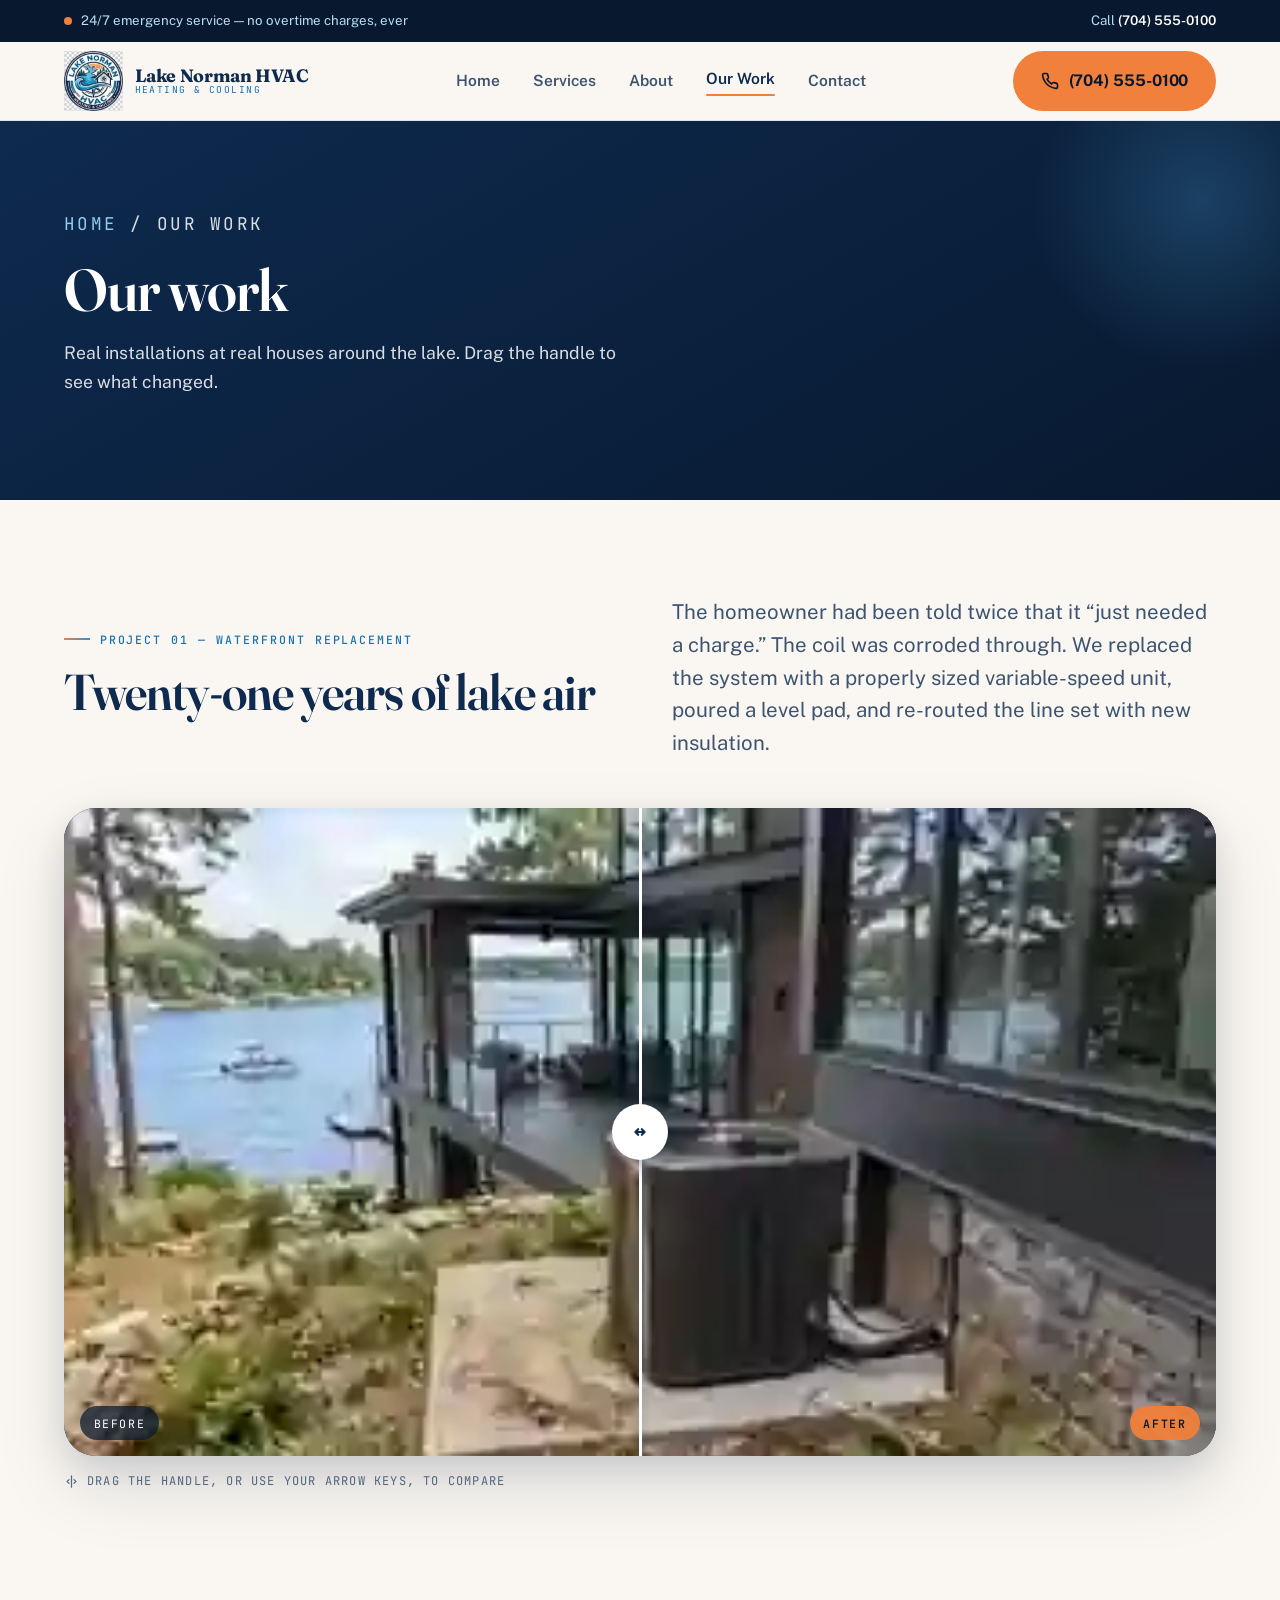
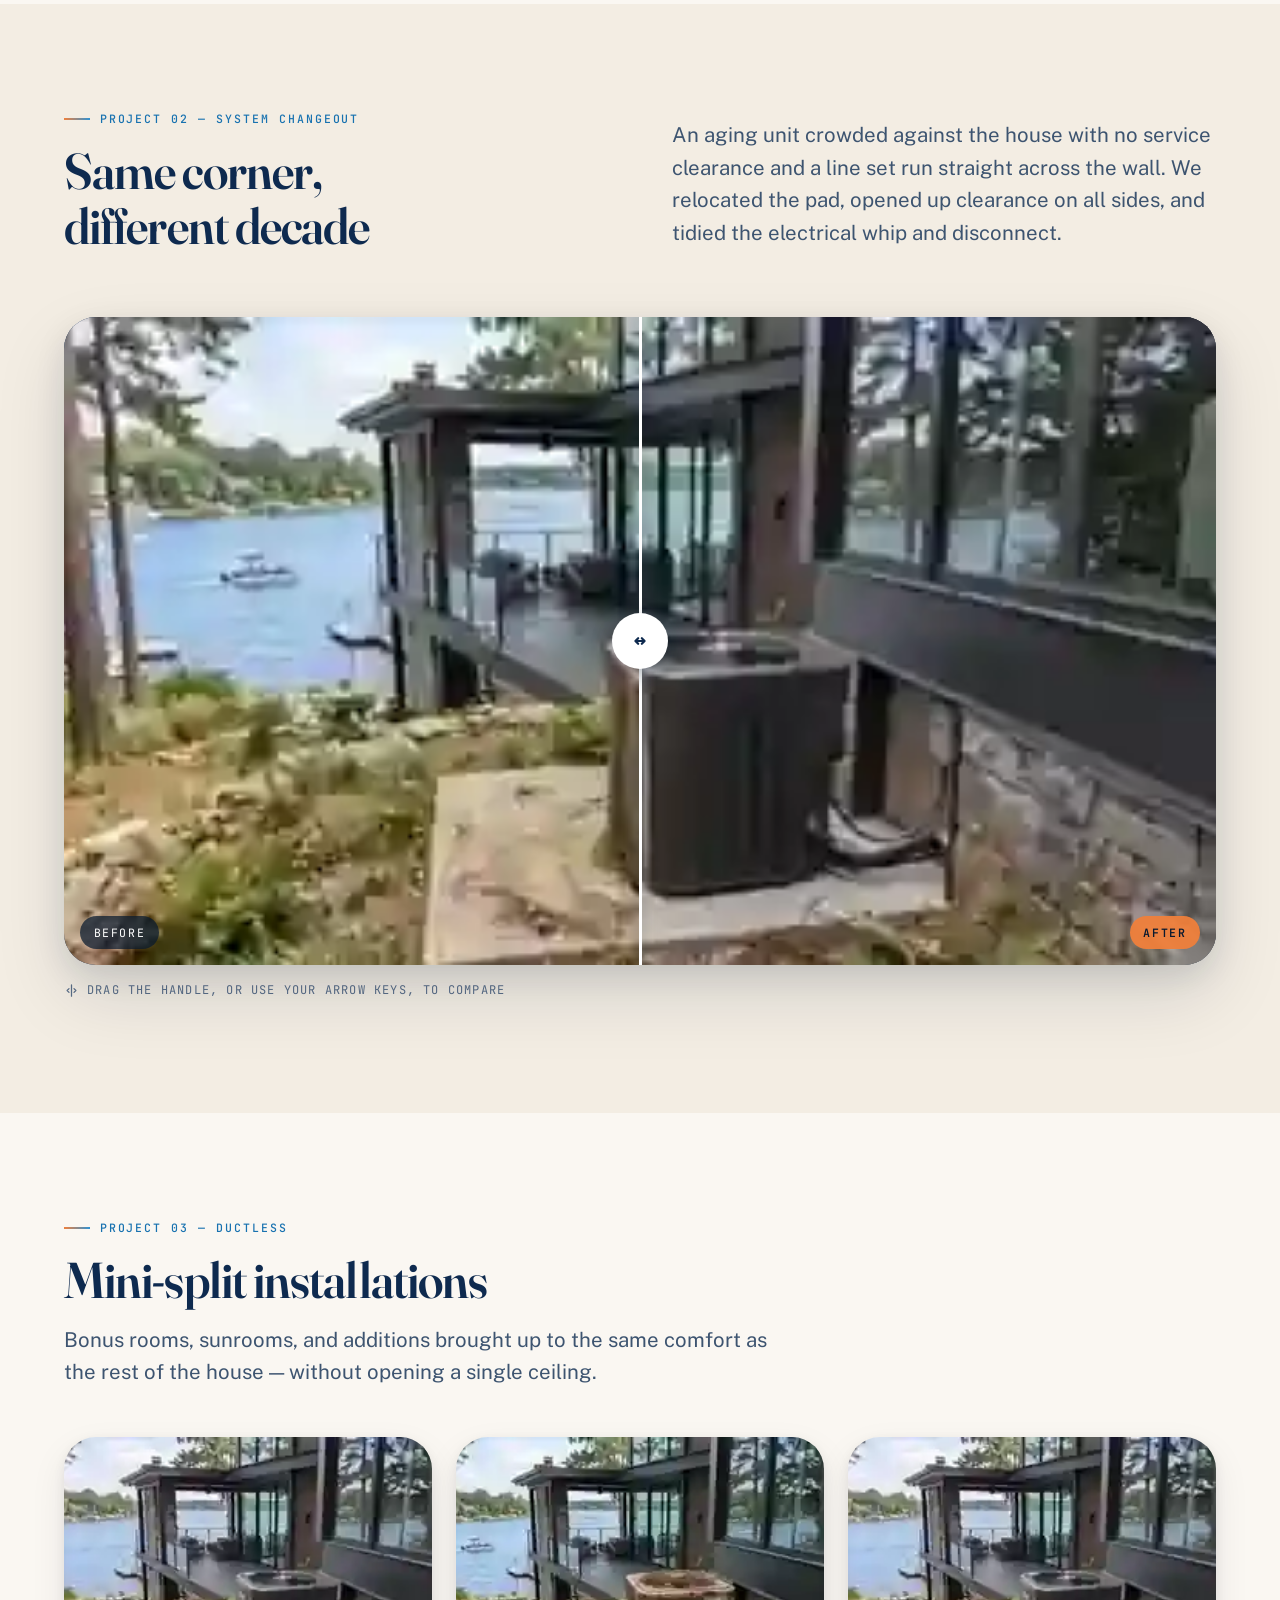
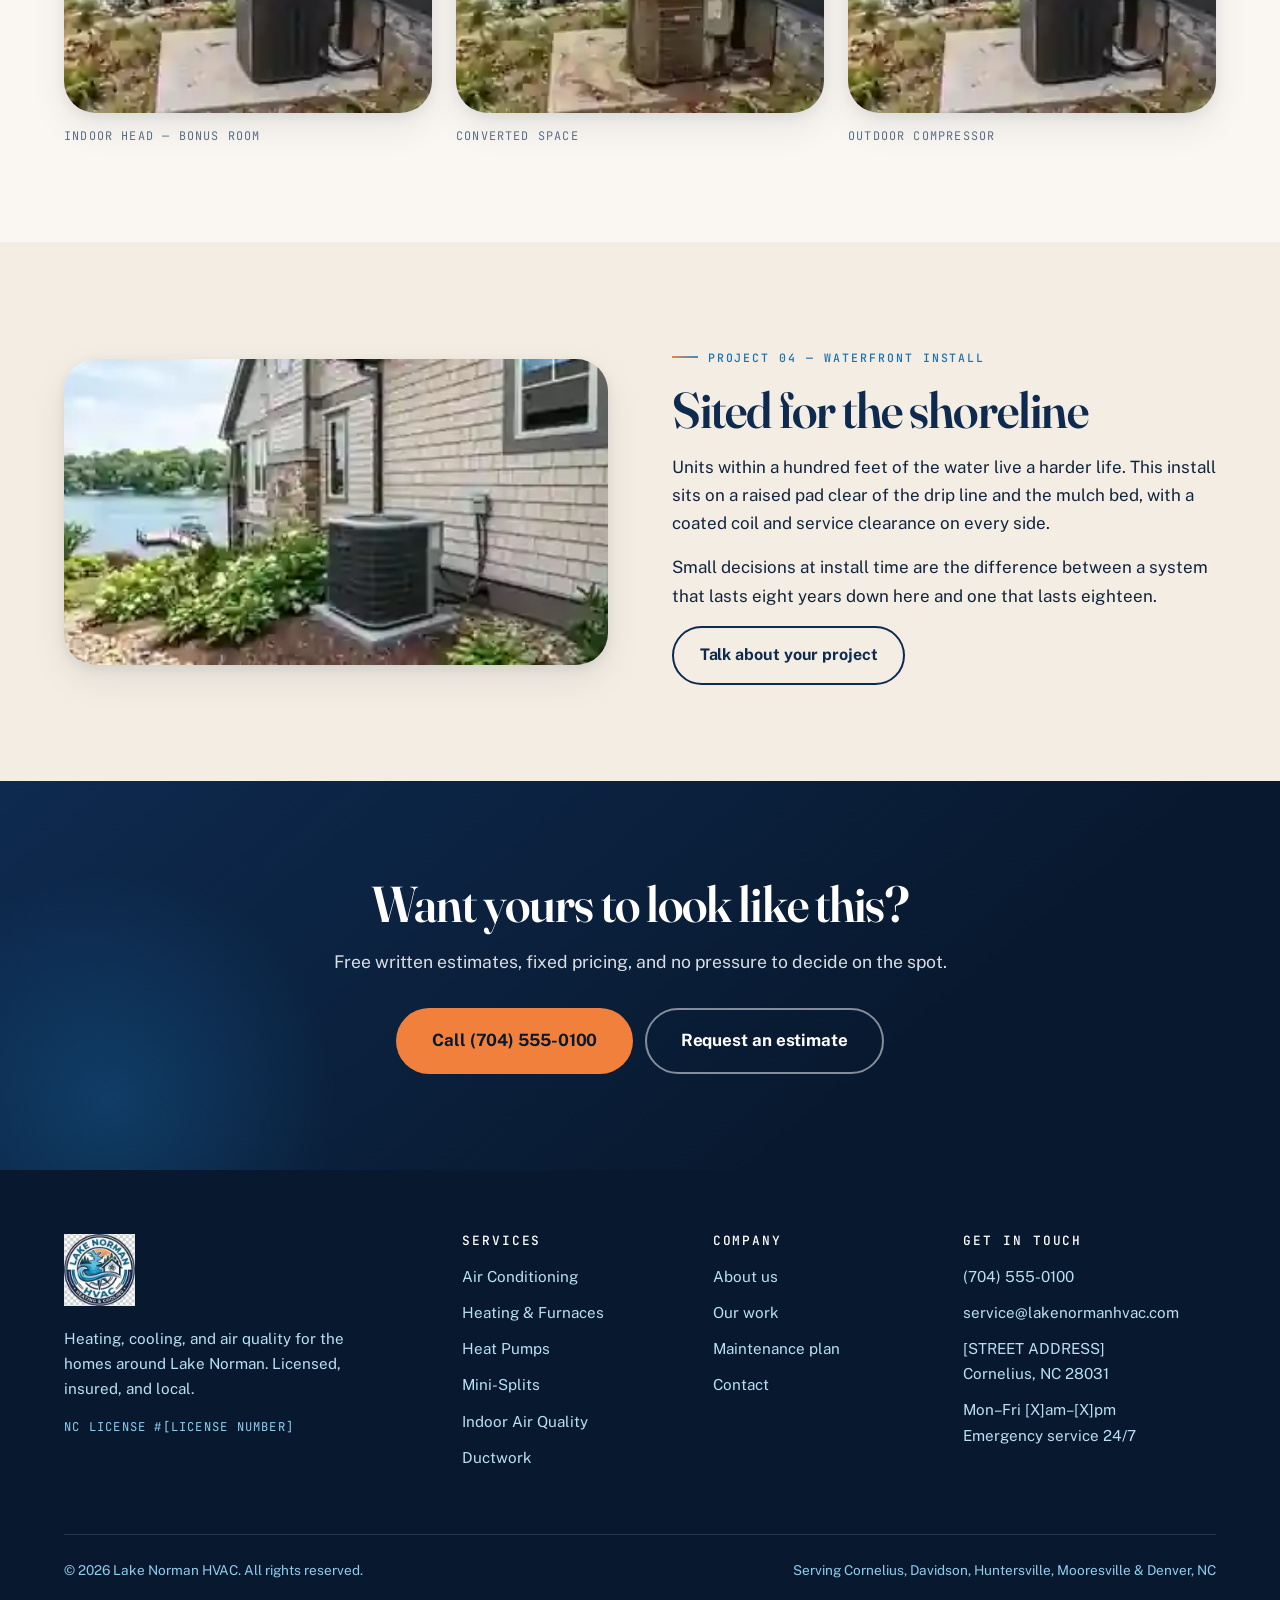
<file: gallery.html>
<!DOCTYPE html><html lang="en"><head><meta charset="utf-8"><meta name="viewport" content="width=device-width, initial-scale=1"><title>Our Work | Lake Norman HVAC Installations</title><meta name="description" content="Before and after photos of real HVAC installations around Lake Norman, including system replacements and ductless mini-splits."><link rel="icon" href="media/newlogo-trimmed.webp"><link rel="preconnect" href="https://fonts.googleapis.com"><link rel="preconnect" href="https://fonts.gstatic.com" crossorigin><link href="https://fonts.googleapis.com/css2?family=Fraunces:ital,opsz,wght@0,9..144,300..900;1,9..144,300..900&family=JetBrains+Mono:wght@400;500;600&family=Public+Sans:ital,wght@0,300..800;1,400&display=swap" rel="stylesheet"><link rel="stylesheet" href="assets/css/site.css"><script>document.documentElement.classList.add('js');</script></head><body><a class="skip-link" href="#main">Skip to main content</a><div class="utility"><div class="wrap"><span class="utility-left"><span class="pulse-dot" aria-hidden="true"></span> 24/7 emergency service &mdash; no overtime charges, ever </span><span>Call <a href="tel:+17045550100">(704) 555-0100</a></span></div></div><header class="site-header"><div class="wrap"><a class="brand" href="index.html"><img src="media/newlogo-trimmed.webp" alt="Lake Norman HVAC" width="1112" height="1126"><span class="brand-name"><b>Lake Norman HVAC</b><span>Heating &amp; Cooling</span></span></a><nav class="nav" aria-label="Primary"><a href="index.html">Home</a><a href="services.html">Services</a><a href="about.html">About</a><a href="gallery.html" aria-current="page">Our Work</a><a href="contact.html">Contact</a></nav><a class="btn btn--primary header-cta" href="tel:+17045550100"><svg width="18" height="18" viewBox="0 0 24 24" fill="none" stroke="currentColor" stroke-width="2.2" stroke-linecap="round" stroke-linejoin="round" aria-hidden="true"><path d="M22 16.92v3a2 2 0 0 1-2.18 2 19.79 19.79 0 0 1-8.63-3.07 19.5 19.5 0 0 1-6-6 19.79 19.79 0 0 1-3.07-8.67A2 2 0 0 1 4.11 2h3a2 2 0 0 1 2 1.72c.13.96.36 1.9.7 2.81a2 2 0 0 1-.45 2.11L8.09 9.91a16 16 0 0 0 6 6l1.27-1.27a2 2 0 0 1 2.11-.45c.9.34 1.85.57 2.81.7A2 2 0 0 1 22 16.92z"/></svg> (704) 555-0100 </a><button class="nav-toggle" data-nav-toggle aria-expanded="false" aria-controls="mobile-nav"><svg width="20" height="20" viewBox="0 0 24 24" fill="none" stroke="currentColor" stroke-width="2.4" stroke-linecap="round" aria-hidden="true"><path d="M3 6h18M3 12h18M3 18h18"/></svg><span data-nav-label>Menu</span></button></div><div class="mobile-nav" id="mobile-nav"><ul><li><a href="index.html">Home</a></li><li><a href="services.html">Services</a></li><li><a href="about.html">About</a></li><li><a href="gallery.html" aria-current="page">Our Work</a></li><li><a href="contact.html">Contact</a></li><li><a class="btn btn--primary" href="tel:+17045550100">Call (704) 555-0100</a></li></ul></div></header><main id="main"><section class="pagehead"><div class="wrap"><p class="crumbs"><a href="index.html">Home</a> / Our Work</p><h1>Our work</h1><p>Real installations at real houses around the lake. Drag the handle to see what changed.</p></div></section><section class="section"><div class="wrap"><div class="split" style="margin-bottom:var(--s-12)"><div><p class="eyebrow">Project 01 &mdash; Waterfront replacement</p><h2>Twenty-one years of lake air</h2></div><div><p class="lede" style="margin-bottom:0"> The homeowner had been told twice that it &ldquo;just needed a charge.&rdquo; The coil was corroded through. We replaced the system with a properly sized variable-speed unit, poured a level pad, and re-routed the line set with new insulation. </p></div></div><div class="ba reveal" data-ba style="--pos:50%"><img class="ba__img" src="media/before1.webp" alt="Before: a heavily rusted condenser unit on a cracked pad beside a lakefront home."><img class="ba__img ba__after" src="media/after1.webp" alt="After: a new high-efficiency condenser on a level pad with clean line-set routing at the same lakefront home."><span class="ba__tag ba__tag--b">Before</span><span class="ba__tag ba__tag--a">After</span><input class="ba__range" type="range" min="0" max="100" value="50" step="1" aria-label="Project 1. Reveal the new installation. Use the left and right arrow keys to compare before and after."><span class="ba__line" aria-hidden="true"></span><span class="ba__grip" aria-hidden="true"><svg width="22" height="22" viewBox="0 0 24 24" fill="none" stroke="currentColor" stroke-width="2.4" stroke-linecap="round" stroke-linejoin="round"><path d="M8 12h8M10 9l-3 3 3 3M14 9l3 3-3 3"/></svg></span></div><p class="ba__hint"><svg width="15" height="15" viewBox="0 0 24 24" fill="none" stroke="currentColor" stroke-width="2" stroke-linecap="round" stroke-linejoin="round" aria-hidden="true"><path d="M8 9 5 12l3 3M16 9l3 3-3 3M12 3v18"/></svg> Drag the handle, or use your arrow keys, to compare </p></div></section><section class="section section--sand"><div class="wrap"><div class="split" style="margin-bottom:var(--s-12)"><div><p class="eyebrow">Project 02 &mdash; System changeout</p><h2>Same corner, different decade</h2></div><div><p class="lede" style="margin-bottom:0"> An aging unit crowded against the house with no service clearance and a line set run straight across the wall. We relocated the pad, opened up clearance on all sides, and tidied the electrical whip and disconnect. </p></div></div><div class="ba reveal" data-ba style="--pos:50%"><img class="ba__img" src="media/before2.webp" alt="Before: an older outdoor unit crowded against a house with untidy line-set routing."><img class="ba__img ba__after" src="media/after2.webp" alt="After: a new outdoor unit with proper service clearance, a level pad, and tidy line-set and electrical routing."><span class="ba__tag ba__tag--b">Before</span><span class="ba__tag ba__tag--a">After</span><input class="ba__range" type="range" min="0" max="100" value="50" step="1" aria-label="Project 2. Reveal the new installation. Use the left and right arrow keys to compare before and after."><span class="ba__line" aria-hidden="true"></span><span class="ba__grip" aria-hidden="true"><svg width="22" height="22" viewBox="0 0 24 24" fill="none" stroke="currentColor" stroke-width="2.4" stroke-linecap="round" stroke-linejoin="round"><path d="M8 12h8M10 9l-3 3 3 3M14 9l3 3-3 3"/></svg></span></div><p class="ba__hint"><svg width="15" height="15" viewBox="0 0 24 24" fill="none" stroke="currentColor" stroke-width="2" stroke-linecap="round" stroke-linejoin="round" aria-hidden="true"><path d="M8 9 5 12l3 3M16 9l3 3-3 3M12 3v18"/></svg> Drag the handle, or use your arrow keys, to compare </p></div></section><section class="section"><div class="wrap"><div style="max-width:44rem;margin-bottom:var(--s-12)"><p class="eyebrow">Project 03 &mdash; Ductless</p><h2>Mini-split installations</h2><p class="lede">Bonus rooms, sunrooms, and additions brought up to the same comfort as the rest of the house &mdash; without opening a single ceiling.</p></div><div class="grid g-3"><figure class="reveal"><div class="figure"><img src="media/minisplit1.webp" width="1032" height="774" loading="lazy" alt="A wall-mounted ductless mini-split indoor head installed in a finished room."></div><figcaption class="figcap">Indoor head &mdash; bonus room</figcaption></figure><figure class="reveal"><div class="figure"><img src="media/minisplit2.webp" width="1032" height="774" loading="lazy" alt="A ductless mini-split system serving a converted living space."></div><figcaption class="figcap">Converted space</figcaption></figure><figure class="reveal"><div class="figure"><img src="media/minisplit3.webp" width="1032" height="774" loading="lazy" alt="The outdoor compressor of a ductless mini-split installed beside a home."></div><figcaption class="figcap">Outdoor compressor</figcaption></figure></div></div></section><section class="section section--sand"><div class="wrap"><div class="split"><figure class="figure figure--wide reveal"><img src="media/1.webp" width="1376" height="768" loading="lazy" alt="A new outdoor condensing unit installed beside a shingled lakefront home with a dock and boats behind it."></figure><div><p class="eyebrow">Project 04 &mdash; Waterfront install</p><h2>Sited for the shoreline</h2><p>Units within a hundred feet of the water live a harder life. This install sits on a raised pad clear of the drip line and the mulch bed, with a coated coil and service clearance on every side.</p><p>Small decisions at install time are the difference between a system that lasts eight years down here and one that lasts eighteen.</p><a class="btn btn--ghost" href="contact.html">Talk about your project</a></div></div></div></section><section class="ctaband section"><div class="wrap center" style="max-width:44rem;margin-inline:auto"><h2>Want yours to look like this?</h2><p style="color:rgba(255,255,255,.85);font-size:1.1rem;margin-bottom:var(--s-8)"> Free written estimates, fixed pricing, and no pressure to decide on the spot.</p><div class="btn-row" style="justify-content:center"><a class="btn btn--primary btn--lg" href="tel:+17045550100">Call (704) 555-0100</a><a class="btn btn--onDark btn--lg" href="contact.html">Request an estimate</a></div></div></section></main><footer class="site-footer"><div class="wrap"><div class="footer-grid"><div><a class="brand" href="index.html" style="margin-bottom:var(--s-5)"><img src="media/newlogo-trimmed.webp" alt="Lake Norman HVAC" width="1112" height="1126"></a><p style="color:var(--spray-200);max-width:34ch"> Heating, cooling, and air quality for the homes around Lake Norman. Licensed, insured, and local. </p><p style="font-family:var(--mono);font-size:.76rem;letter-spacing:.1em;text-transform:uppercase;color:var(--spray-300)"> NC License #[LICENSE NUMBER] </p></div><div><h3>Services</h3><ul><li><a href="services.html#ac">Air Conditioning</a></li><li><a href="services.html#heating">Heating &amp; Furnaces</a></li><li><a href="services.html#heatpumps">Heat Pumps</a></li><li><a href="services.html#minisplit">Mini-Splits</a></li><li><a href="services.html#iaq">Indoor Air Quality</a></li><li><a href="services.html#ductwork">Ductwork</a></li></ul></div><div><h3>Company</h3><ul><li><a href="about.html">About us</a></li><li><a href="gallery.html">Our work</a></li><li><a href="services.html#plan">Maintenance plan</a></li><li><a href="contact.html">Contact</a></li></ul></div><div><h3>Get in touch</h3><ul><li><a href="tel:+17045550100">(704) 555-0100</a></li><li><a href="mailto:service@lakenormanhvac.com">service@lakenormanhvac.com</a></li><li>[STREET ADDRESS]<br>Cornelius, NC 28031</li><li>Mon&ndash;Fri [X]am&ndash;[X]pm<br>Emergency service 24/7</li></ul></div></div><div class="footer-bottom"><p>&copy; <span data-year>2026</span> Lake Norman HVAC. All rights reserved.</p><p>Serving Cornelius, Davidson, Huntersville, Mooresville &amp; Denver, NC</p></div></div></footer><div class="callbar"><a class="btn btn--primary" href="tel:+17045550100"><svg width="17" height="17" viewBox="0 0 24 24" fill="none" stroke="currentColor" stroke-width="2.2" stroke-linecap="round" stroke-linejoin="round" aria-hidden="true"><path d="M22 16.92v3a2 2 0 0 1-2.18 2 19.79 19.79 0 0 1-8.63-3.07 19.5 19.5 0 0 1-6-6 19.79 19.79 0 0 1-3.07-8.67A2 2 0 0 1 4.11 2h3a2 2 0 0 1 2 1.72c.13.96.36 1.9.7 2.81a2 2 0 0 1-.45 2.11L8.09 9.91a16 16 0 0 0 6 6l1.27-1.27a2 2 0 0 1 2.11-.45c.9.34 1.85.57 2.81.7A2 2 0 0 1 22 16.92z"/></svg> Call now </a><a class="btn btn--onDark" href="contact.html">Get an estimate</a></div><script src="assets/js/site.js"></script></body></html>
</file>
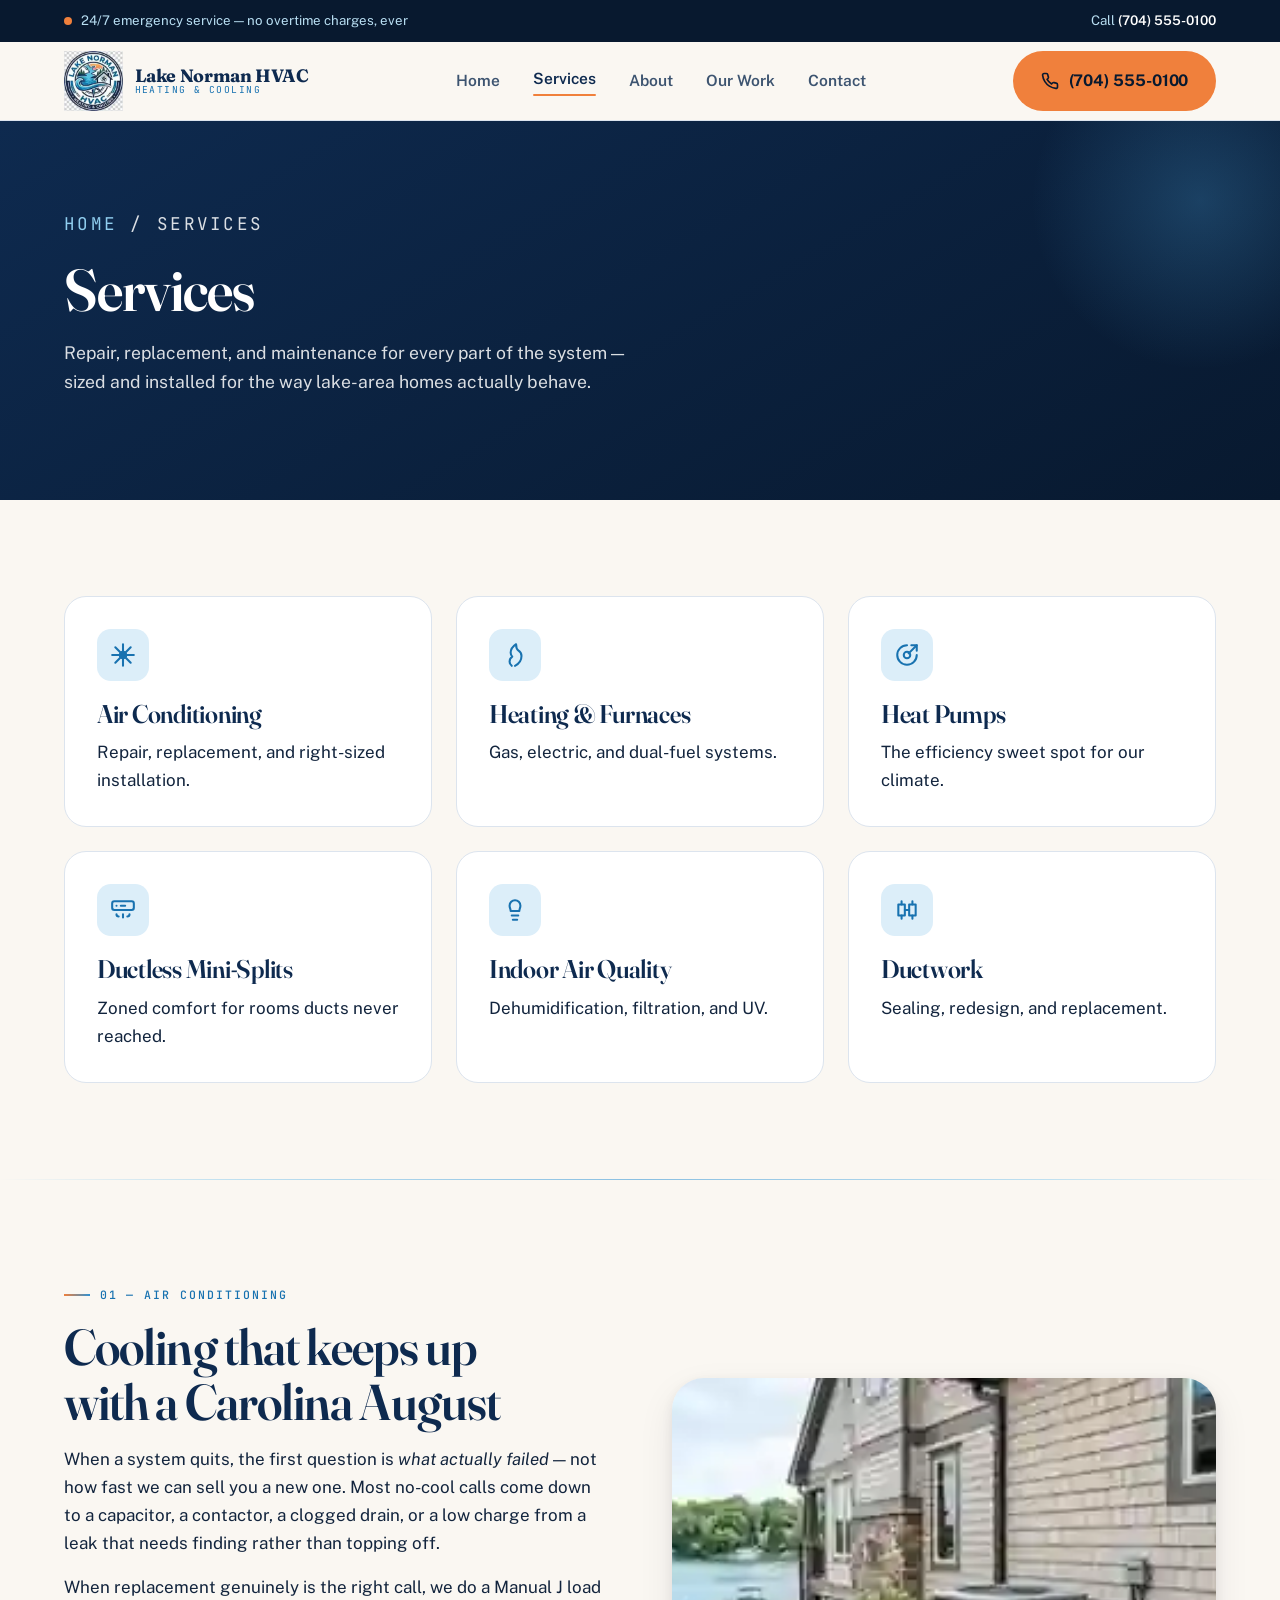
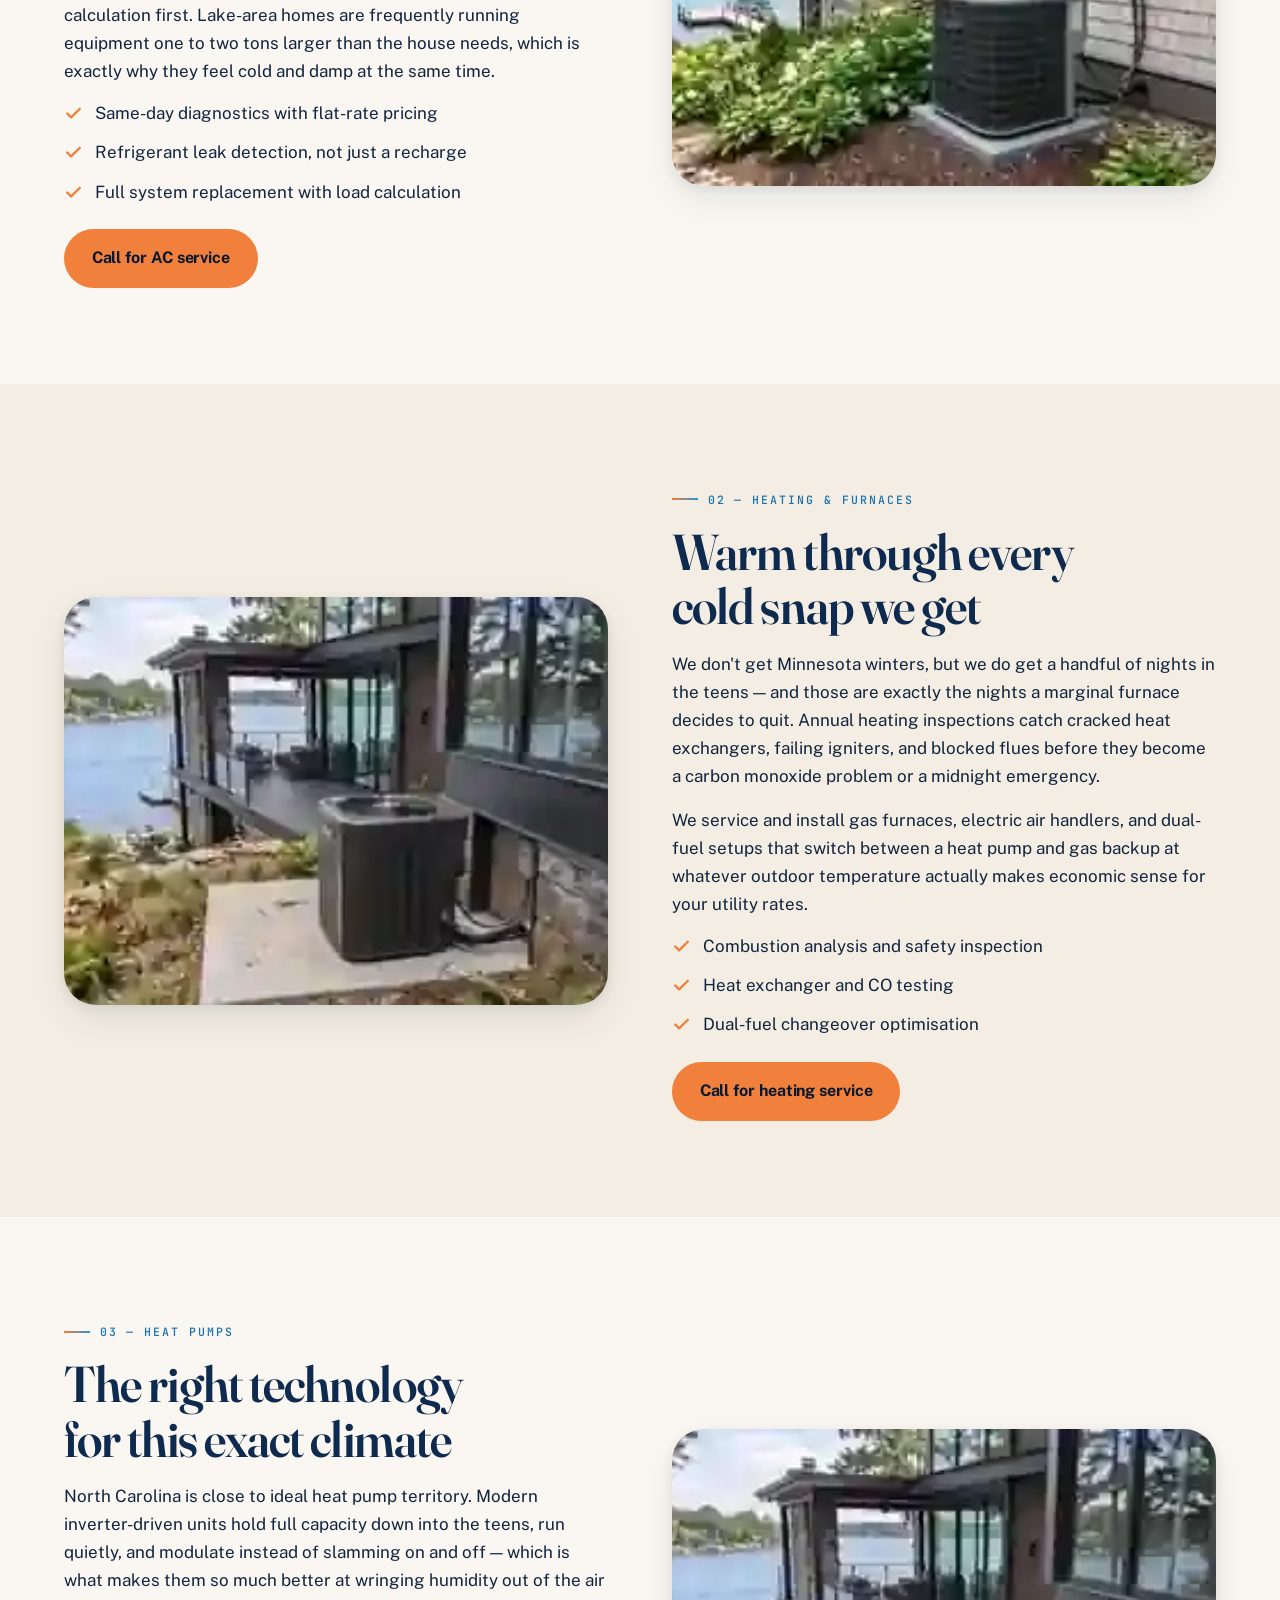
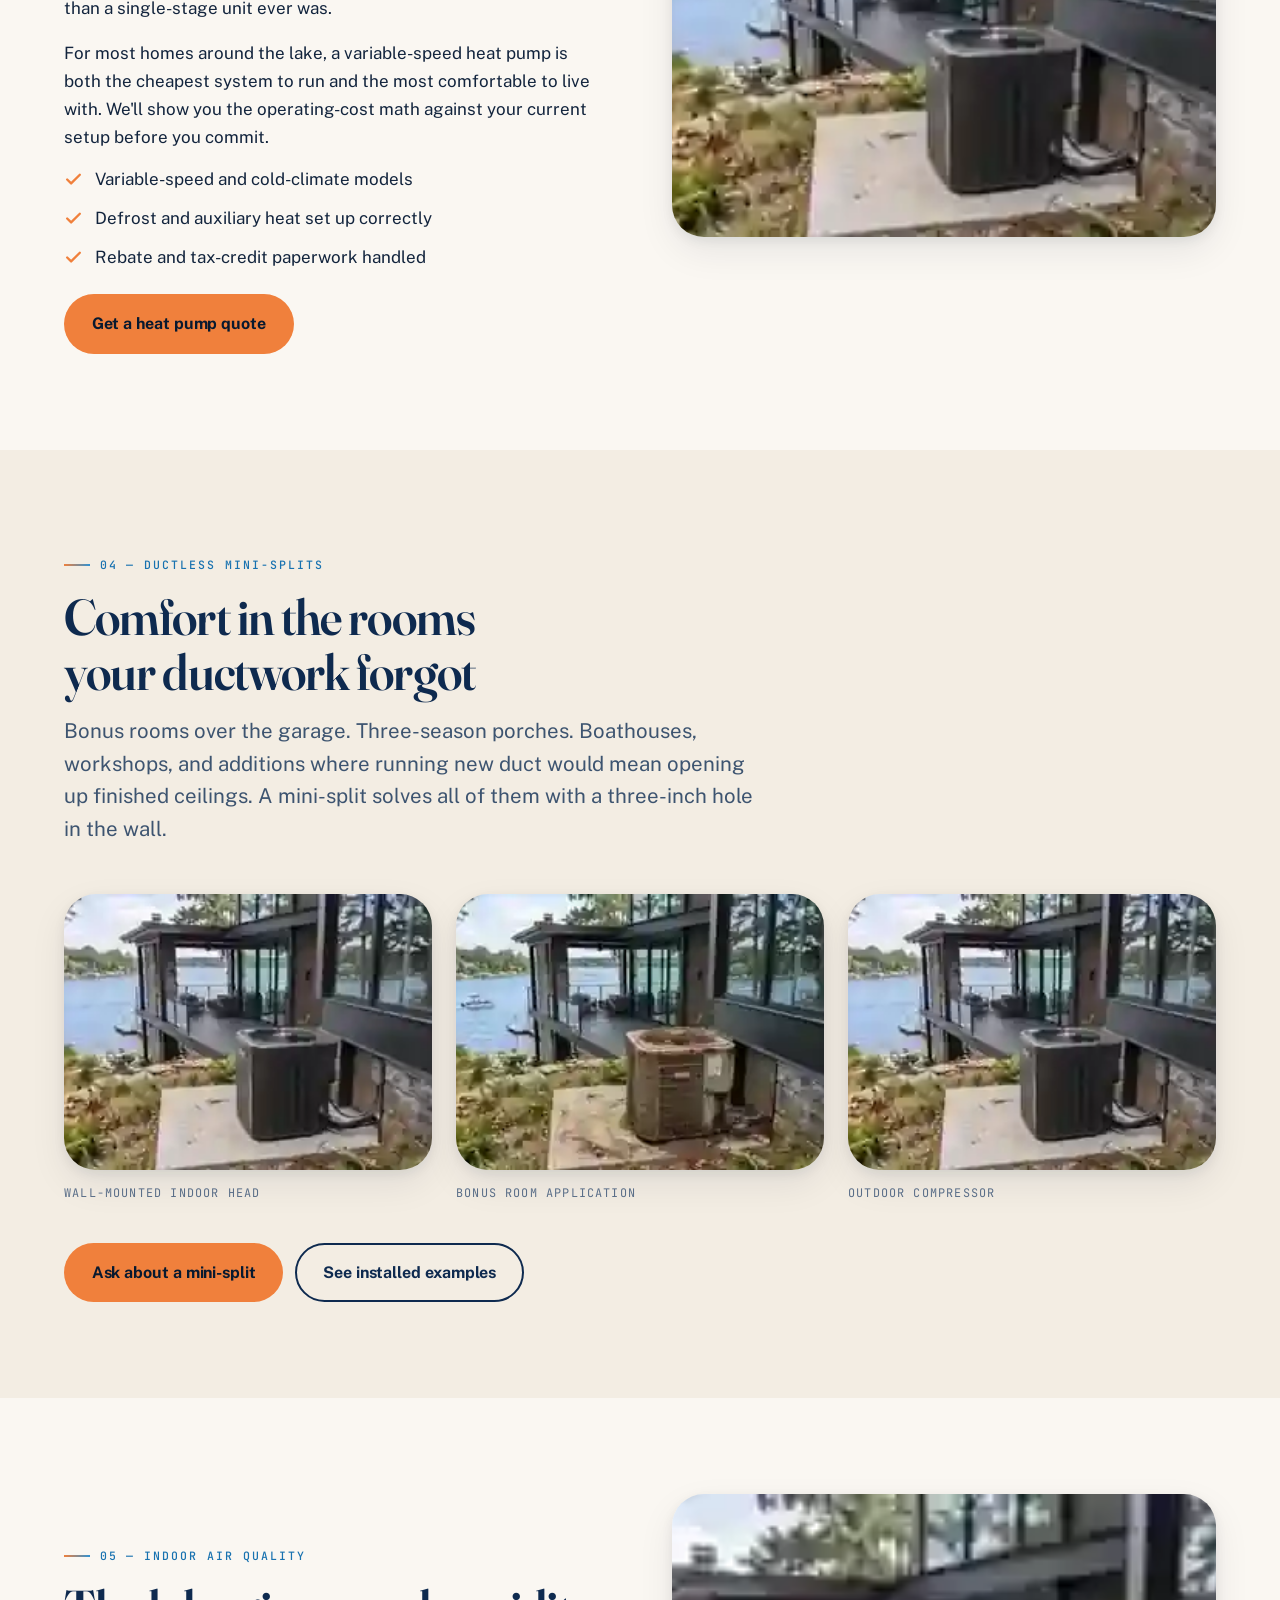
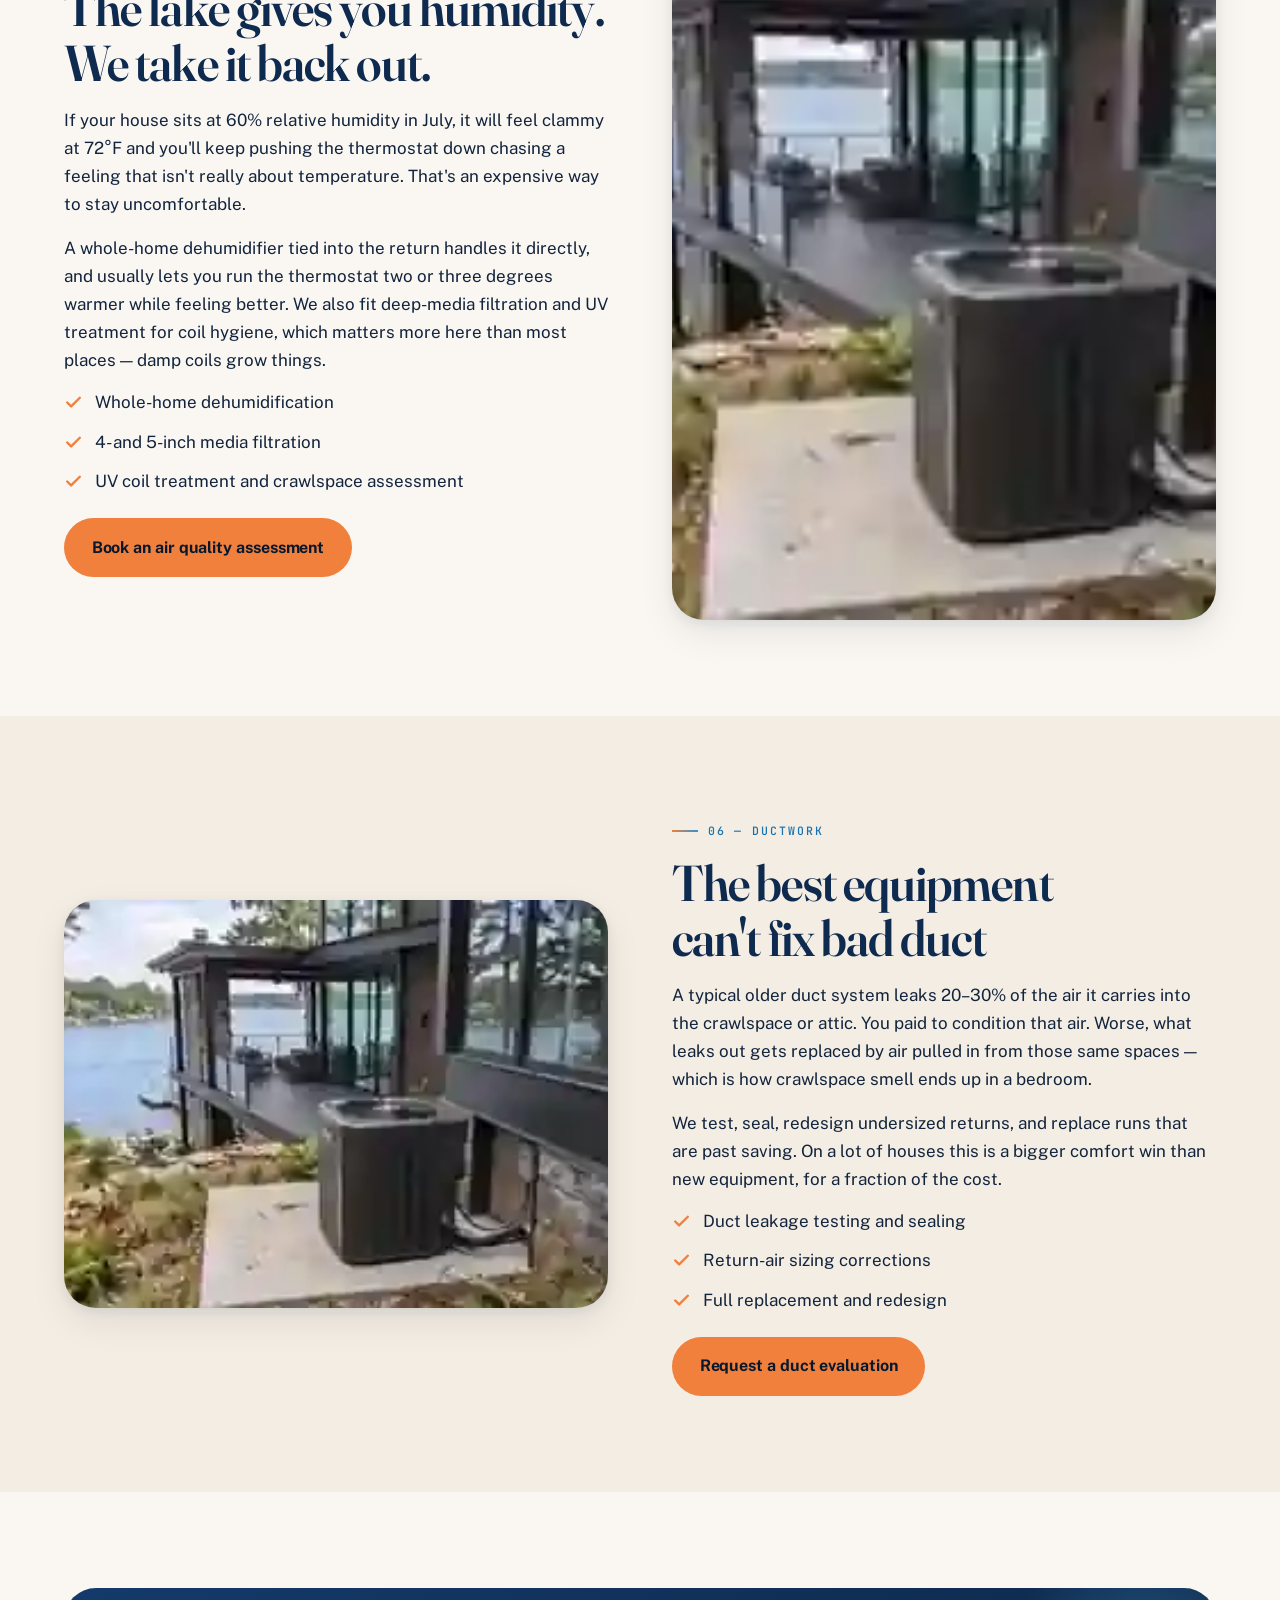
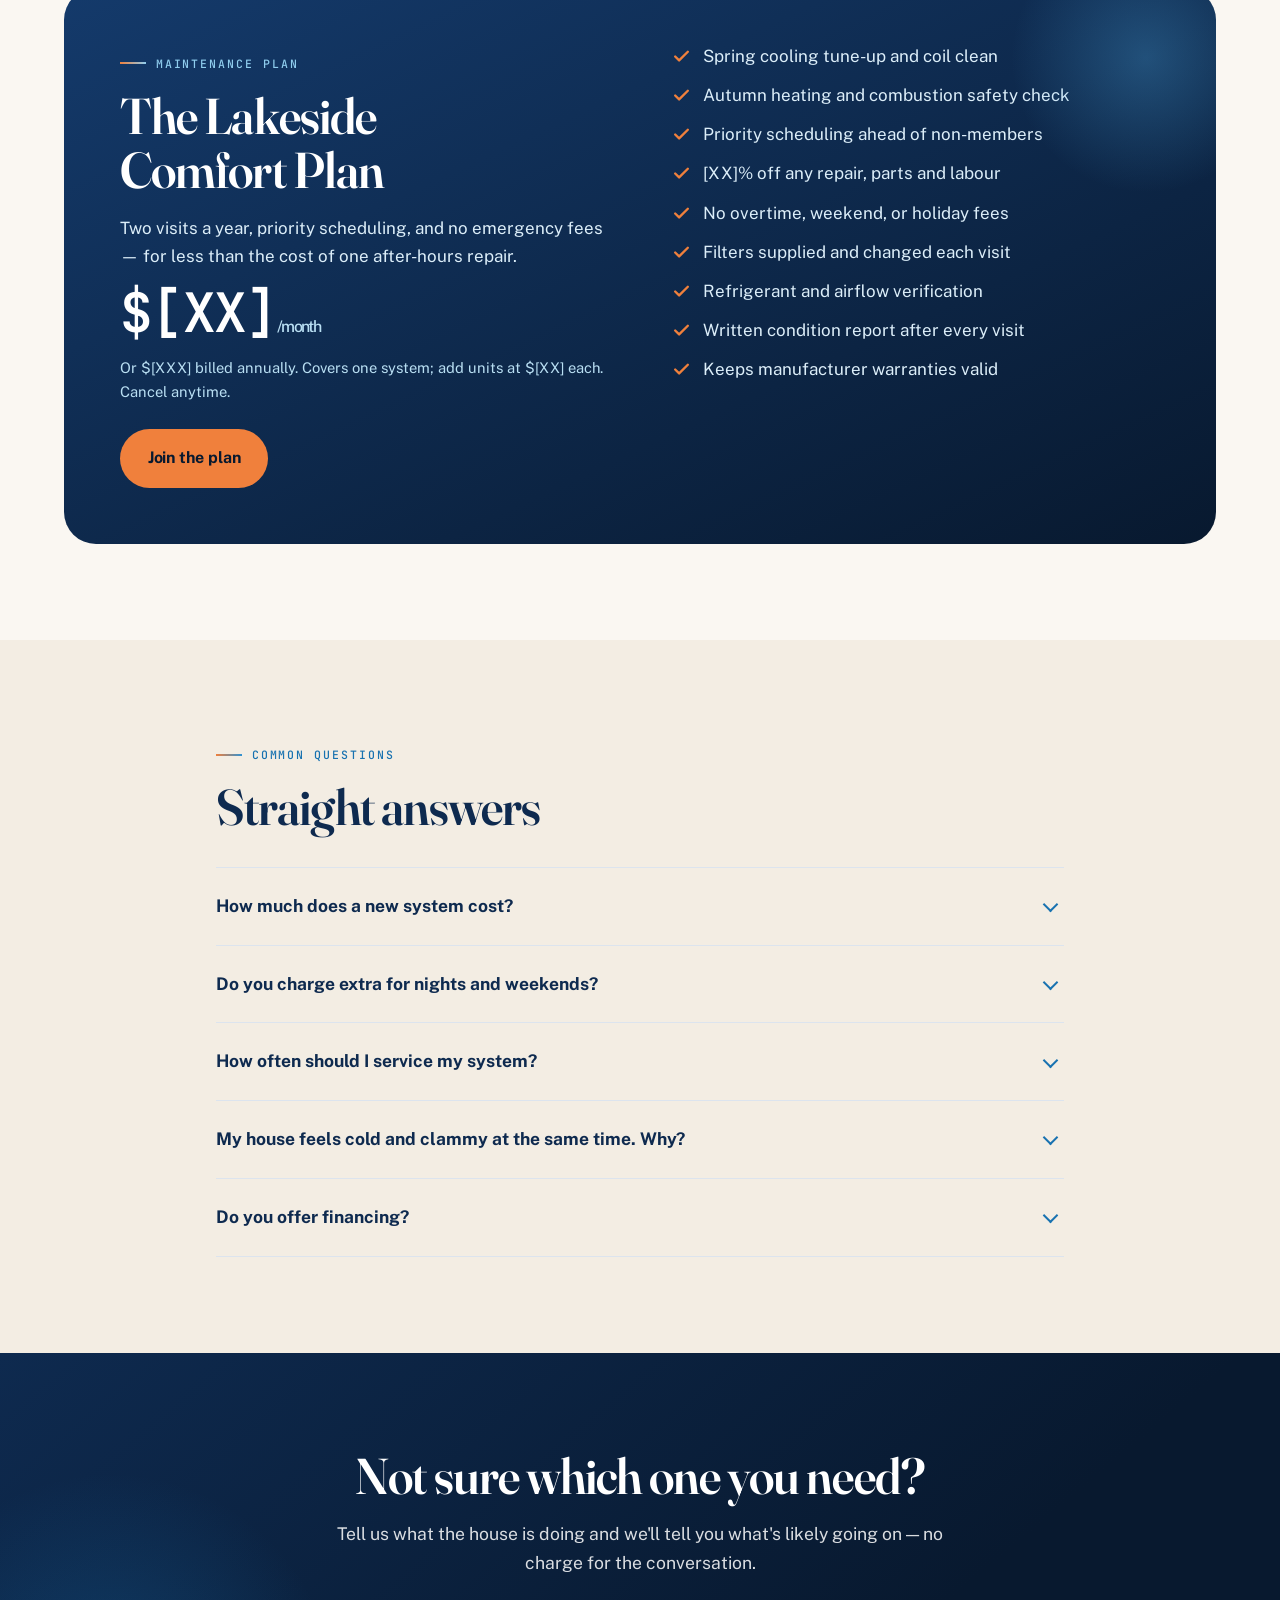
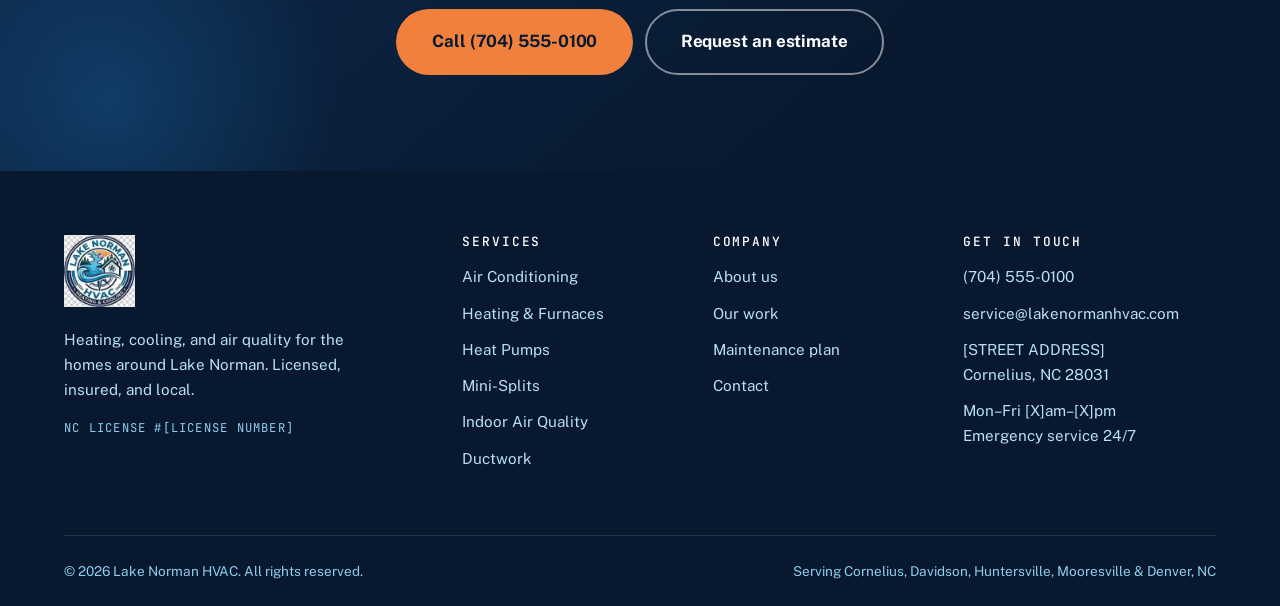
<file: services.html>
<!DOCTYPE html><html lang="en"><head><meta charset="utf-8"><meta name="viewport" content="width=device-width, initial-scale=1"><title>HVAC Services in Cornelius NC | Lake Norman HVAC</title><meta name="description" content="AC repair and installation, heating and furnaces, heat pumps, ductless mini-splits, indoor air quality and ductwork for Lake Norman homes. 24/7 emergency service."><link rel="icon" href="media/newlogo-trimmed.webp"><link rel="preconnect" href="https://fonts.googleapis.com"><link rel="preconnect" href="https://fonts.gstatic.com" crossorigin><link href="https://fonts.googleapis.com/css2?family=Fraunces:ital,opsz,wght@0,9..144,300..900;1,9..144,300..900&family=JetBrains+Mono:wght@400;500;600&family=Public+Sans:ital,wght@0,300..800;1,400&display=swap" rel="stylesheet"><link rel="stylesheet" href="assets/css/site.css"><script>document.documentElement.classList.add('js');</script></head><body><div id=page-root></div><script>(async()=>{const r=document.getElementById('page-root');for(const u of ['fragments/services-1.html', 'fragments/services-2.html']){r.insertAdjacentHTML('beforeend',await (await fetch(u)).text())}const s=document.createElement('script');s.src='assets/js/site.js';document.body.appendChild(s)})()</script></body></html>
</file>
<file: assets/css/site.css>
:root{--navy-950:#08192F;--navy-900:#0E2A4F;--navy-800:#143A6B;--navy-700:#1D4C86;--lake-600:#1872B0;--lake-500:#2E92D4;--lake-400:#4BA3DC;--spray-300:#8FCDEE;--spray-200:#B9DFF3;--spray-100:#DCEEF9;--ember-500:#F0803C;--ember-400:#F79A5E;--ember-600:#B4551C;--sand-50:#FAF7F2;--sand-100:#F3EDE3;--sand-200:#E7DECF;--white:#FFFFFF;--ink:#12243D;--ink-soft:#3D5470;--muted:#5A6E88;--line:#DCE4EE;--bg:var(--sand-50);--surface:var(--white);--fg:var(--ink);--accent:var(--ember-500);--on-accent:var(--navy-950);--ring:var(--lake-600);--display:"Fraunces",Georgia,"Times New Roman",serif;--sans:"Public Sans",-apple-system,BlinkMacSystemFont,"Segoe UI",Roboto,sans-serif;--mono:"JetBrains Mono",ui-monospace,SFMono-Regular,Menlo,monospace;--s-1:.25rem;--s-2:.5rem;--s-3:.75rem;--s-4:1rem;--s-5:1.25rem;--s-6:1.5rem;--s-8:2rem;--s-10:2.5rem;--s-12:3rem;--s-16:4rem;--s-20:5rem;--s-24:6rem;--radius:14px;--radius-lg:22px;--radius-xl:32px;--shadow-sm:0 1px 2px rgba(8,25,47,.06),0 2px 8px rgba(8,25,47,.05);--shadow:0 4px 12px rgba(8,25,47,.07),0 14px 36px rgba(8,25,47,.08);--shadow-lg:0 10px 30px rgba(8,25,47,.10),0 30px 70px rgba(8,25,47,.13);--maxw:1200px;--ease:cubic-bezier(.22,.68,.36,1)}*,*::before,*::after{box-sizing:border-box}html{-webkit-text-size-adjust:100%;scroll-behavior:smooth}@media (prefers-reduced-motion:reduce){html{scroll-behavior:auto}}body{margin:0;background:var(--bg);color:var(--fg);font-family:var(--sans);font-size:1.0625rem;line-height:1.65;font-weight:400;-webkit-font-smoothing:antialiased;overflow-x:hidden}img,video,svg{display:block;max-width:100%;height:auto}a{color:inherit}button{font:inherit}:focus-visible{outline:3px solid var(--lake-600);outline-offset:3px;border-radius:4px}.skip-link{position:absolute;left:-9999px;top:0;z-index:200;background:var(--navy-900);color:#fff;padding:.85rem 1.25rem;border-radius:0 0 10px 0;font-weight:600;text-decoration:none}.skip-link:focus{left:0}h1,h2,h3,h4{font-family:var(--display);font-variation-settings:"SOFT" 0,"WONK" 1,"opsz" 96;font-weight:600;line-height:1.08;letter-spacing:-.018em;margin:0 0 var(--s-4);color:var(--navy-900);text-wrap:balance}h1{font-size:clamp(2.6rem,6.2vw,4.6rem)}h2{font-size:clamp(2rem,4.1vw,3.15rem)}h3{font-size:clamp(1.25rem,2vw,1.6rem);letter-spacing:-.01em}h4{font-size:1.09rem;font-family:var(--sans);font-weight:700;letter-spacing:-.005em}p{margin:0 0 var(--s-4);max-width:68ch}.lede{font-size:clamp(1.09rem,1.6vw,1.3rem);line-height:1.6;color:var(--ink-soft)}.eyebrow{display:inline-flex;align-items:center;gap:.6rem;font-family:var(--mono);font-size:.72rem;font-weight:500;letter-spacing:.17em;text-transform:uppercase;color:var(--lake-600);margin:0 0 var(--s-4)}.eyebrow::before{content:"";width:26px;height:2px;flex:none;background:linear-gradient(90deg,var(--ember-500),var(--lake-500))}.eyebrow--light{color:var(--spray-300)}.eyebrow--light::before{background:linear-gradient(90deg,var(--ember-500),var(--spray-300))}.sr-only{position:absolute;width:1px;height:1px;padding:0;margin:-1px;overflow:hidden;clip:rect(0 0 0 0);white-space:nowrap;border:0}.wrap{width:100%;max-width:var(--maxw);margin-inline:auto;padding-inline:var(--s-6)}.section{padding-block:clamp(3.5rem,8vw,var(--s-24))}.section--tight{padding-block:clamp(2.5rem,5vw,var(--s-16))}.section--navy{background:var(--navy-900);color:var(--spray-100)}.section--navy h2,.section--navy h3{color:#fff}.section--sand{background:var(--sand-100)}.center{text-align:center}.center p{margin-inline:auto}.grid{display:grid;gap:var(--s-6)}@media(min-width:700px){.g-2{grid-template-columns:repeat(2,1fr)}}@media(min-width:960px){.g-3{grid-template-columns:repeat(3,1fr)}.g-4{grid-template-columns:repeat(4,1fr)}}.split{display:grid;gap:clamp(2rem,5vw,4.5rem);align-items:center}@media(min-width:900px){.split{grid-template-columns:1fr 1fr}}.horizon{height:1px;border:0;margin:0;background:linear-gradient(90deg,transparent,var(--spray-300) 18%,var(--lake-500) 50%,var(--spray-300) 82%,transparent);opacity:.55}.btn{display:inline-flex;align-items:center;justify-content:center;gap:.6rem;min-height:52px;padding:.9rem 1.6rem;border-radius:100px;border:2px solid transparent;font-weight:700;font-size:1rem;letter-spacing:-.005em;text-decoration:none;cursor:pointer;transition:background-color .18s var(--ease),color .18s var(--ease),border-color .18s var(--ease),transform .18s var(--ease)}.btn:active{transform:translateY(1px)}.btn svg{flex:none}.btn--primary{background:var(--ember-500);color:var(--on-accent)}.btn--primary:hover{background:var(--ember-400)}.btn--navy{background:var(--navy-900);color:#fff}.btn--navy:hover{background:var(--navy-700)}.btn--ghost{background:transparent;color:var(--navy-900);border-color:var(--navy-900)}.btn--ghost:hover{background:var(--navy-900);color:#fff}.btn--onDark{background:transparent;color:#fff;border-color:rgba(255,255,255,.5)}.btn--onDark:hover{background:#fff;color:var(--navy-900);border-color:#fff}.btn--lg{min-height:60px;padding:1.05rem 2.1rem;font-size:1.06rem}.btn-row{display:flex;flex-wrap:wrap;gap:var(--s-3)}.utility{background:var(--navy-950);color:var(--spray-200);font-size:.83rem}.utility .wrap{display:flex;align-items:center;justify-content:space-between;gap:var(--s-4);min-height:42px;flex-wrap:wrap}.utility a{color:#fff;font-weight:600;text-decoration:none}.utility a:hover{text-decoration:underline}.utility-left{display:flex;align-items:center;gap:.55rem}.pulse-dot{width:8px;height:8px;border-radius:50%;background:var(--ember-500);display:inline-block;flex:none;box-shadow:0 0 0 0 rgba(240,128,60,.65);animation:pulse 2.4s infinite}@keyframes pulse{70%{box-shadow:0 0 0 9px rgba(240,128,60,0)}100%{box-shadow:0 0 0 0 rgba(240,128,60,0)}}.site-header{position:sticky;top:0;z-index:100;background:rgba(250,247,242,.92);backdrop-filter:blur(12px);border-bottom:1px solid var(--line)}.site-header .wrap{display:flex;align-items:center;justify-content:space-between;gap:var(--s-4);min-height:78px}.brand{display:flex;align-items:center;gap:.7rem;text-decoration:none;flex:none}.brand img{height:60px;width:auto}.brand-name{display:flex;flex-direction:column;line-height:1.05}.brand-name b{font-family:var(--display);font-variation-settings:"WONK" 1;font-size:1.12rem;font-weight:700;color:var(--navy-900);letter-spacing:-.02em}.brand-name span{font-family:var(--mono);font-size:.6rem;letter-spacing:.15em;text-transform:uppercase;color:var(--lake-600)}@media(max-width:420px){.brand-name{display:none}}.nav{display:none;align-items:center;gap:var(--s-1)}@media(min-width:1000px){.nav{display:flex}}.nav a{padding:.6rem .9rem;border-radius:8px;text-decoration:none;font-weight:600;font-size:.97rem;color:var(--ink-soft);transition:color .16s var(--ease),background-color .16s var(--ease)}.nav a:hover{color:var(--navy-900);background:var(--sand-100)}.nav a[aria-current="page"]{color:var(--navy-900)}.nav a[aria-current="page"]::after{content:"";display:block;height:2px;margin-top:3px;border-radius:2px;background:var(--ember-500)}.header-cta{display:none}@media(min-width:1000px){.header-cta{display:inline-flex}}.nav-toggle{display:inline-flex;align-items:center;justify-content:center;gap:.5rem;min-height:48px;min-width:48px;padding:0 .9rem;background:var(--navy-900);color:#fff;border:0;border-radius:100px;font-weight:600;font-size:.9rem;cursor:pointer}@media(min-width:1000px){.nav-toggle{display:none}}.mobile-nav{display:none;border-top:1px solid var(--line);background:var(--sand-50)}.mobile-nav.open{display:block}@media(min-width:1000px){.mobile-nav,.mobile-nav.open{display:none}}.mobile-nav ul{list-style:none;margin:0;padding:var(--s-3) var(--s-6) var(--s-6)}.mobile-nav a{display:block;padding:.95rem .25rem;text-decoration:none;font-weight:600;font-size:1.06rem;color:var(--navy-900);border-bottom:1px solid var(--line)}.mobile-nav .btn{margin-top:var(--s-4);width:100%}.hero{position:relative;isolation:isolate;overflow:hidden;background:var(--navy-950)}.hero__media{position:absolute;inset:0;z-index:-2;overflow:hidden}.hero__media video,.hero__media img{position:absolute;inset:0;width:100%;height:100%;object-fit:cover}.hero__scrim{position:absolute;inset:0;z-index:-1;background:linear-gradient(180deg,rgba(8,25,47,.78) 0%,rgba(8,25,47,.55) 38%,rgba(8,25,47,.88) 100%),linear-gradient(90deg,rgba(8,25,47,.82) 0%,rgba(8,25,47,.25) 62%,transparent 100%)}.hero__inner{position:relative;padding-block:clamp(4.5rem,13vw,9.5rem);max-width:44rem;color:#fff}.hero h1{color:#fff;margin-bottom:var(--s-6)}.hero h1 em{font-style:italic;font-variation-settings:"WONK" 1,"SOFT" 40;color:var(--spray-300)}.hero__lede{font-size:clamp(1.09rem,1.75vw,1.32rem);color:rgba(255,255,255,.9);max-width:40rem;margin-bottom:var(--s-8)}.hero__trust{display:flex;flex-wrap:wrap;gap:var(--s-2) var(--s-6);margin-top:var(--s-10);padding-top:var(--s-6);border-top:1px solid rgba(255,255,255,.18);font-family:var(--mono);font-size:.76rem;letter-spacing:.09em;text-transform:uppercase;color:var(--spray-200)}.hero__trust span{display:flex;align-items:center;gap:.45rem}.hero__trust svg{color:var(--ember-500)}.statbar{background:var(--navy-800);color:#fff}.statbar .wrap{display:grid;gap:var(--s-6);padding-block:var(--s-10);grid-template-columns:repeat(2,1fr)}@media(min-width:860px){.statbar .wrap{grid-template-columns:repeat(4,1fr)}}.stat b{display:block;font-family:var(--mono);font-weight:600;font-size:clamp(1.9rem,3.4vw,2.7rem);font-variant-numeric:tabular-nums;letter-spacing:-.03em;color:#fff;line-height:1}.stat span{display:block;margin-top:.55rem;font-size:.83rem;letter-spacing:.03em;color:var(--spray-200)}.card{background:var(--surface);border:1px solid var(--line);border-radius:var(--radius-lg);padding:var(--s-8);transition:transform .22s var(--ease),box-shadow .22s var(--ease),border-color .22s var(--ease)}.card p:last-child{margin-bottom:0}a.card{text-decoration:none;display:block}a.card:hover{transform:translateY(-4px);box-shadow:var(--shadow);border-color:var(--spray-200)}.card__icon{width:52px;height:52px;border-radius:14px;background:var(--spray-100);color:var(--lake-600);display:grid;place-items:center;margin-bottom:var(--s-5)}.card h3{margin-bottom:.6rem}.card__link{display:inline-flex;align-items:center;gap:.4rem;margin-top:var(--s-4);font-weight:700;font-size:.95rem;color:var(--lake-600)}a.card:hover .card__link{color:var(--ember-600)}.card--navy{background:var(--navy-800);border-color:rgba(255,255,255,.12);color:var(--spray-100)}.card--navy h3{color:#fff}.card--navy .card__icon{background:rgba(143,205,238,.16);color:var(--spray-300)}.ba{position:relative;border-radius:var(--radius-xl);overflow:hidden;box-shadow:var(--shadow-lg);background:var(--navy-900);aspect-ratio:16/9}.ba__img{position:absolute;inset:0;width:100%;height:100%;object-fit:cover}.ba__after{clip-path:inset(0 0 0 var(--pos,50%))}.ba__line{position:absolute;top:0;bottom:0;left:var(--pos,50%);width:3px;margin-left:-1.5px;background:#fff;box-shadow:0 0 14px rgba(8,25,47,.5);pointer-events:none}.ba__grip{position:absolute;top:50%;left:var(--pos,50%);transform:translate(-50%,-50%);width:56px;height:56px;border-radius:50%;background:#fff;color:var(--navy-900);display:grid;place-items:center;pointer-events:none;box-shadow:0 6px 20px rgba(8,25,47,.35)}.ba__range{position:absolute;inset:0;width:100%;height:100%;margin:0;opacity:0;cursor:ew-resize}.ba__range:focus-visible~.ba__line{outline:3px solid var(--ember-500);outline-offset:2px}.ba__tag{position:absolute;bottom:var(--s-4);font-family:var(--mono);font-size:.72rem;letter-spacing:.14em;text-transform:uppercase;color:#fff;background:rgba(8,25,47,.72);padding:.45rem .85rem;border-radius:100px;pointer-events:none}.ba__tag--b{left:var(--s-4)}.ba__tag--a{right:var(--s-4);background:rgba(240,128,60,.95);color:var(--navy-950);font-weight:600}.ba__hint{margin-top:var(--s-4);font-family:var(--mono);font-size:.75rem;letter-spacing:.1em;text-transform:uppercase;color:var(--muted);display:flex;align-items:center;gap:.5rem}.plan{background:linear-gradient(155deg,var(--navy-800),var(--navy-950));color:var(--spray-100);border-radius:var(--radius-xl);padding:clamp(2rem,4.5vw,3.5rem);position:relative;overflow:hidden}.plan::after{content:"";position:absolute;right:-70px;top:-70px;width:280px;height:280px;border-radius:50%;background:radial-gradient(circle,rgba(75,163,220,.32),transparent 68%)}.plan h2,.plan h3{color:#fff;position:relative}.plan__price{font-family:var(--mono);font-size:clamp(2.4rem,5vw,3.4rem);font-weight:600;color:#fff;line-height:1;letter-spacing:-.03em;position:relative}.plan__price small{font-family:var(--sans);font-size:1rem;font-weight:500;color:var(--spray-200)}.checklist{list-style:none;margin:0 0 var(--s-8);padding:0;display:grid;gap:.85rem;position:relative}.checklist li{display:flex;gap:.75rem;align-items:flex-start;line-height:1.5}.checklist svg{flex:none;margin-top:3px;color:var(--ember-500)}.review{background:var(--surface);border:1px solid var(--line);border-radius:var(--radius-lg);padding:var(--s-8);display:flex;flex-direction:column}.stars{display:flex;gap:2px;color:var(--ember-500);margin-bottom:var(--s-4)}.review blockquote{margin:0 0 var(--s-6);font-family:var(--display);font-variation-settings:"WONK" 1,"SOFT" 20;font-size:1.13rem;line-height:1.5;color:var(--navy-900);flex:1}.review figcaption{display:flex;align-items:center;gap:.7rem;font-size:.9rem;color:var(--muted);padding-top:var(--s-4);border-top:1px solid var(--line)}.review figcaption b{color:var(--navy-900);font-weight:700}.avatar{width:38px;height:38px;border-radius:50%;flex:none;background:var(--navy-800);color:#fff;display:grid;place-items:center;font-family:var(--mono);font-size:.85rem;font-weight:600}.towns{list-style:none;margin:0;padding:0;display:flex;flex-wrap:wrap;gap:.65rem}.towns li{display:flex;align-items:center;gap:.5rem;background:var(--surface);border:1px solid var(--line);border-radius:100px;padding:.6rem 1.1rem;font-weight:600;font-size:.95rem;color:var(--navy-900)}.towns svg{color:var(--lake-600);flex:none}.form-card{background:var(--surface);border:1px solid var(--line);border-radius:var(--radius-xl);padding:clamp(1.75rem,4vw,3rem);box-shadow:var(--shadow)}.field{margin-bottom:var(--s-5)}.field label{display:block;font-weight:700;font-size:.92rem;color:var(--navy-900);margin-bottom:.45rem}.field .req{color:var(--ember-600)}.field input,.field select,.field textarea{width:100%;min-height:52px;padding:.85rem 1rem;border:1.5px solid var(--line);border-radius:12px;background:var(--sand-50);color:var(--ink);font:inherit;font-size:1rem;transition:border-color .16s var(--ease),background-color .16s var(--ease)}.field textarea{min-height:132px;resize:vertical}.field input:hover,.field select:hover,.field textarea:hover{border-color:var(--spray-300)}.field input:focus,.field select:focus,.field textarea:focus{background:#fff;border-color:var(--lake-600);outline:none;box-shadow:0 0 0 4px rgba(27,127,196,.15)}.hint{font-size:.85rem;color:var(--muted);margin:.4rem 0 0}.form-note{font-size:.87rem;color:var(--muted);margin-top:var(--s-4)}.ctaband{background:linear-gradient(140deg,var(--navy-900),var(--navy-950) 70%);color:#fff;position:relative;overflow:hidden}.ctaband::before{content:"";position:absolute;left:-120px;bottom:-160px;width:460px;height:460px;border-radius:50%;background:radial-gradient(circle,rgba(27,127,196,.28),transparent 70%)}.ctaband h2{color:#fff}.ctaband .wrap{position:relative}.site-footer{background:var(--navy-950);color:var(--spray-200);font-size:.95rem}.site-footer h3{color:#fff;font-size:.8rem;font-family:var(--mono);letter-spacing:.15em;text-transform:uppercase;margin-bottom:var(--s-4);font-weight:500}.footer-grid{display:grid;gap:var(--s-10);padding-block:var(--s-16)}@media(min-width:760px){.footer-grid{grid-template-columns:1.5fr 1fr 1fr}}@media(min-width:1040px){.footer-grid{grid-template-columns:1.7fr 1fr 1fr 1.2fr}}.site-footer ul{list-style:none;margin:0;padding:0;display:grid;gap:.7rem}.site-footer a{color:var(--spray-200);text-decoration:none}.site-footer a:hover{color:#fff;text-decoration:underline}.site-footer .brand img{height:72px}.footer-bottom{border-top:1px solid rgba(255,255,255,.12);padding-block:var(--s-6);display:flex;flex-wrap:wrap;gap:var(--s-4);justify-content:space-between;font-size:.85rem;color:var(--spray-300)}.footer-bottom p{margin:0;max-width:none}.callbar{position:fixed;left:0;right:0;bottom:0;z-index:110;background:var(--navy-950);padding:.7rem var(--s-4) calc(.7rem+env(safe-area-inset-bottom));display:grid;grid-template-columns:1fr 1fr;gap:.6rem;box-shadow:0 -6px 24px rgba(8,25,47,.28)}@media(min-width:1000px){.callbar{display:none}}.callbar .btn{min-height:50px;padding:.7rem 1rem;font-size:.97rem}@media(max-width:999px){body{padding-bottom:88px}}.pagehead{background:linear-gradient(150deg,var(--navy-900),var(--navy-950));color:#fff;padding-block:clamp(3rem,7vw,5.5rem);position:relative;overflow:hidden}.pagehead::after{content:"";position:absolute;right:-90px;top:-90px;width:340px;height:340px;border-radius:50%;background:radial-gradient(circle,rgba(75,163,220,.26),transparent 70%)}.pagehead h1{color:#fff;font-size:clamp(2.3rem,5vw,3.7rem);margin-bottom:var(--s-4)}.pagehead p{color:rgba(255,255,255,.85);font-size:1.1rem;max-width:52ch}.pagehead .wrap{position:relative}.crumbs{font-family:var(--mono);font-size:.73rem;letter-spacing:.13em;text-transform:uppercase;color:var(--spray-300);margin-bottom:var(--s-5)}.crumbs a{color:var(--spray-300);text-decoration:none}.crumbs a:hover{color:#fff;text-decoration:underline}figure{margin:0}.figure{border-radius:var(--radius-xl);overflow:hidden;box-shadow:var(--shadow)}.figure img{width:100%;aspect-ratio:4/3;object-fit:cover}.figure--tall img{aspect-ratio:3/4}.figure--wide img{aspect-ratio:16/9}.figcap{font-family:var(--mono);font-size:.74rem;letter-spacing:.1em;text-transform:uppercase;color:var(--muted);margin-top:.85rem}.faq{border-top:1px solid var(--line)}.faq details{border-bottom:1px solid var(--line)}.faq summary{cursor:pointer;list-style:none;padding:var(--s-6) 3rem var(--s-6) 0;font-weight:700;font-size:1.09rem;color:var(--navy-900);position:relative}.faq summary::-webkit-details-marker{display:none}.faq summary::after{content:"";position:absolute;right:.5rem;top:50%;width:11px;height:11px;margin-top:-7px;border-right:2.5px solid var(--lake-600);border-bottom:2.5px solid var(--lake-600);transform:rotate(45deg);transition:transform .2s var(--ease)}.faq details[open] summary::after{transform:rotate(-135deg);margin-top:-2px}.faq details p{padding-bottom:var(--s-6);color:var(--ink-soft);margin:0}.reveal{transition:opacity .65s var(--ease),transform .65s var(--ease)}html.js .reveal{opacity:0;transform:translateY(22px)}html.js .reveal.in{opacity:1;transform:none}@media (prefers-reduced-motion:reduce){.reveal,html.js .reveal{opacity:1;transform:none;transition:none}*,*::before,*::after{animation-duration:.001ms !important;animation-iteration-count:1 !important;transition-duration:.001ms !important;scroll-behavior:auto !important}}
</file>
